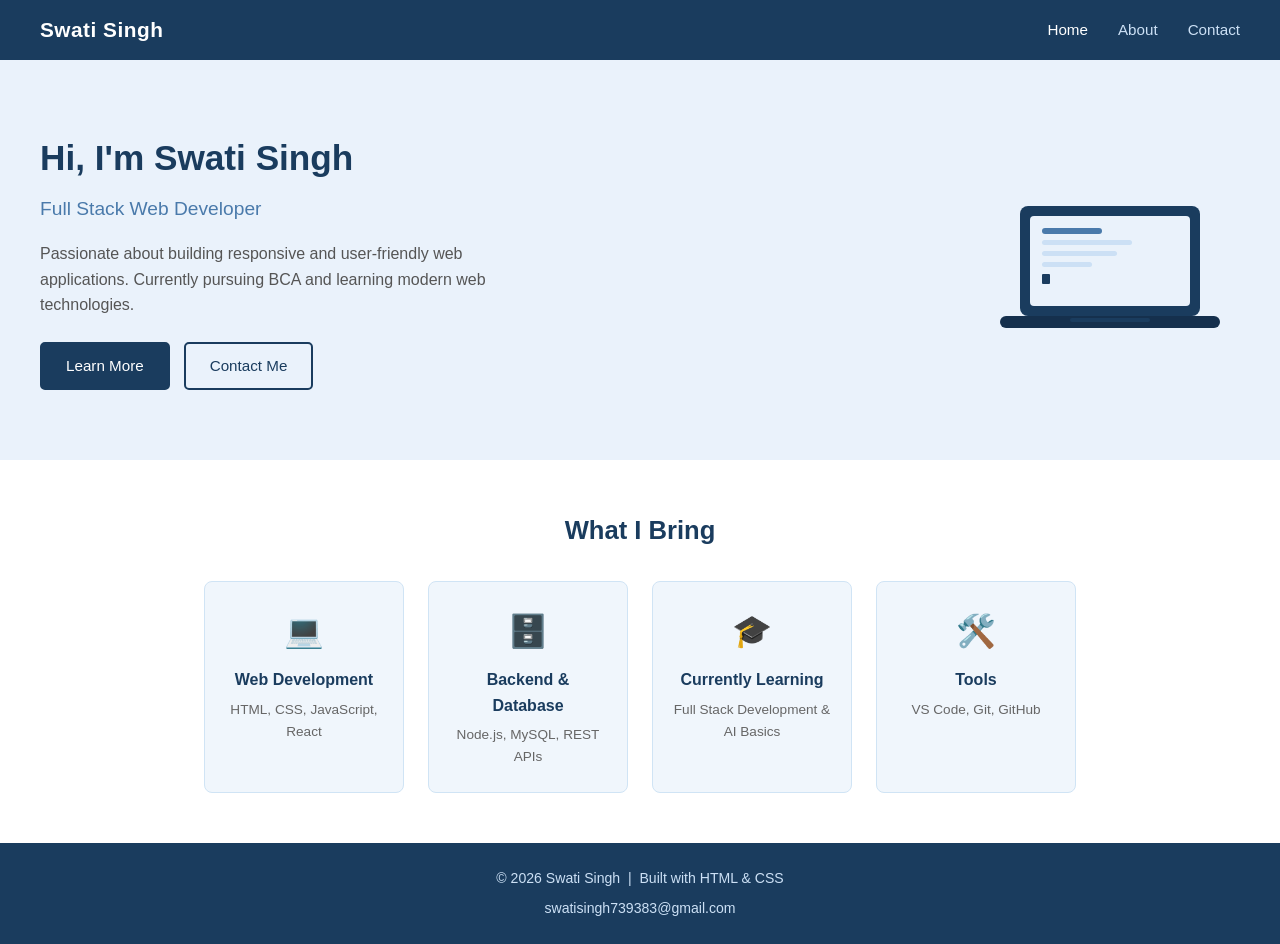
<file: level1/task1/index.html>
<!DOCTYPE html>
<html lang="en">
<head>
    <meta charset="UTF-8">
    <meta name="viewport" content="width=device-width, initial-scale=1.0">
    <title>Swati Singh – Web Developer</title>
    <link rel="stylesheet" href="css/style.css">
</head>
<body>

    <nav>
        <span class="nav-logo">Swati Singh</span>
        <ul class="nav-links">
            <li><a href="index.html" class="active">Home</a></li>
            <li><a href="about.html">About</a></li>
            <li><a href="contact.html">Contact</a></li>
        </ul>
    </nav>

    <section class="hero">
        <div class="hero-text">
            <h1>Hi, I'm Swati Singh</h1>
            <h2>Full Stack Web Developer</h2>
            <p>Passionate about building responsive and user-friendly web applications. Currently pursuing BCA and learning modern web technologies.</p>
            <div class="hero-buttons">
                <a href="about.html" class="btn btn-primary">Learn More</a>
                <a href="contact.html" class="btn btn-outline">Contact Me</a>
            </div>
        </div>

        <div class="hero-image">
            <svg width="260" height="200" viewBox="0 0 260 200" fill="none" xmlns="http://www.w3.org/2000/svg" aria-label="Developer illustration">
                <rect x="40" y="50" width="180" height="110" rx="8" fill="#1a3c5e"/>
                <rect x="50" y="60" width="160" height="90" rx="4" fill="#eaf2fb"/>
                <rect x="62" y="72" width="60" height="6" rx="3" fill="#4a7aab"/>
                <rect x="62" y="84" width="90" height="5" rx="2.5" fill="#cce0f5"/>
                <rect x="62" y="95" width="75" height="5" rx="2.5" fill="#cce0f5"/>
                <rect x="62" y="106" width="50" height="5" rx="2.5" fill="#cce0f5"/>
                <rect x="62" y="118" width="8" height="10" rx="1" fill="#1a3c5e"/>
                <rect x="20" y="160" width="220" height="12" rx="6" fill="#15304d"/>
                <rect x="90" y="162" width="80" height="4" rx="2" fill="#1a3c5e"/>
            </svg>
        </div>
    </section>

    <section class="highlights">
        <h2>What I Bring</h2>
        <div class="highlights-grid">
            <div class="highlight-card">
                <div class="icon">💻</div>
                <h3>Web Development</h3>
                <p>HTML, CSS, JavaScript, React</p>
            </div>
            <div class="highlight-card">
                <div class="icon">🗄️</div>
                <h3>Backend & Database</h3>
                <p>Node.js, MySQL, REST APIs</p>
            </div>
            <div class="highlight-card">
                <div class="icon">🎓</div>
                <h3>Currently Learning</h3>
                <p>Full Stack Development & AI Basics</p>
            </div>
            <div class="highlight-card">
                <div class="icon">🛠️</div>
                <h3>Tools</h3>
                <p>VS Code, Git, GitHub</p>
            </div>
        </div>
    </section>

    <footer>
        <p>© 2026 Swati Singh &nbsp;|&nbsp; Built with HTML &amp; CSS</p>
        <div class="footer-links">
            <a href="mailto:swatisingh739383@gmail.com">swatisingh739383@gmail.com</a>
        </div>
    </footer>

</body>
</html>
</file>
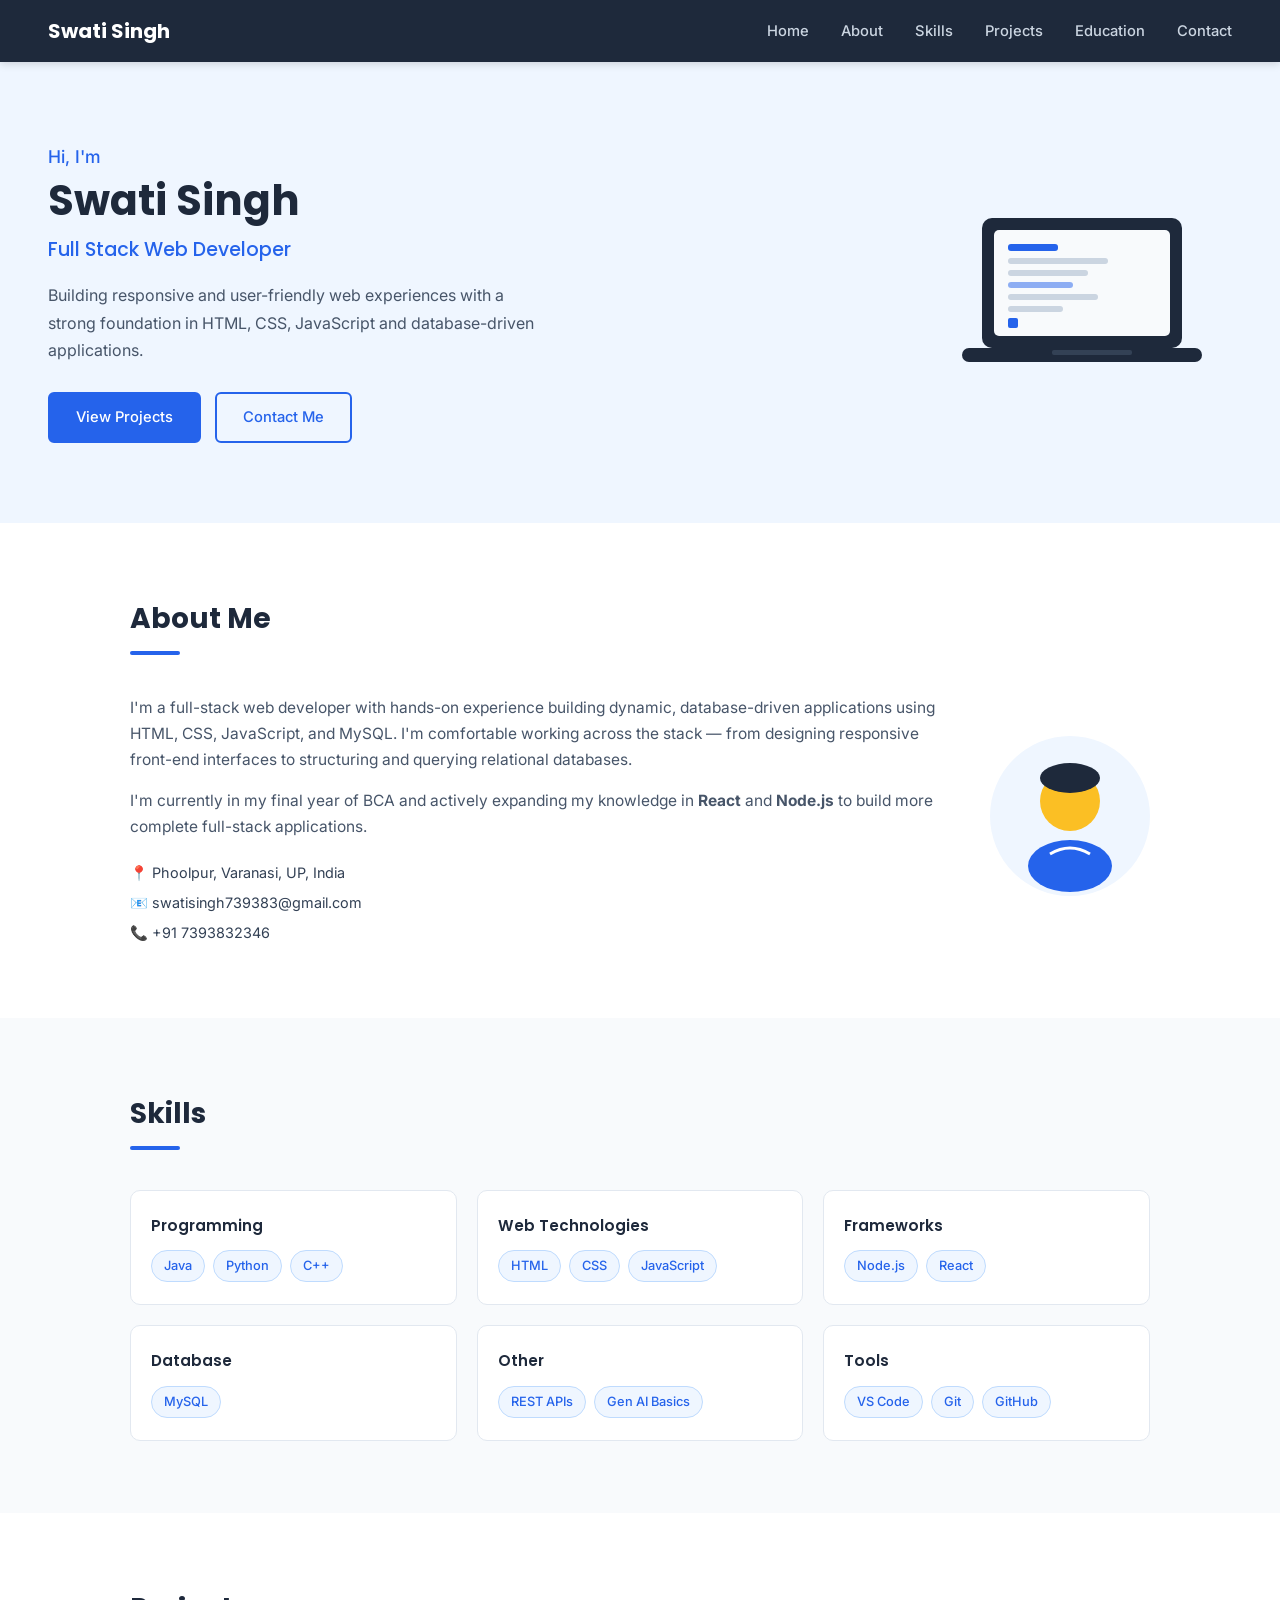
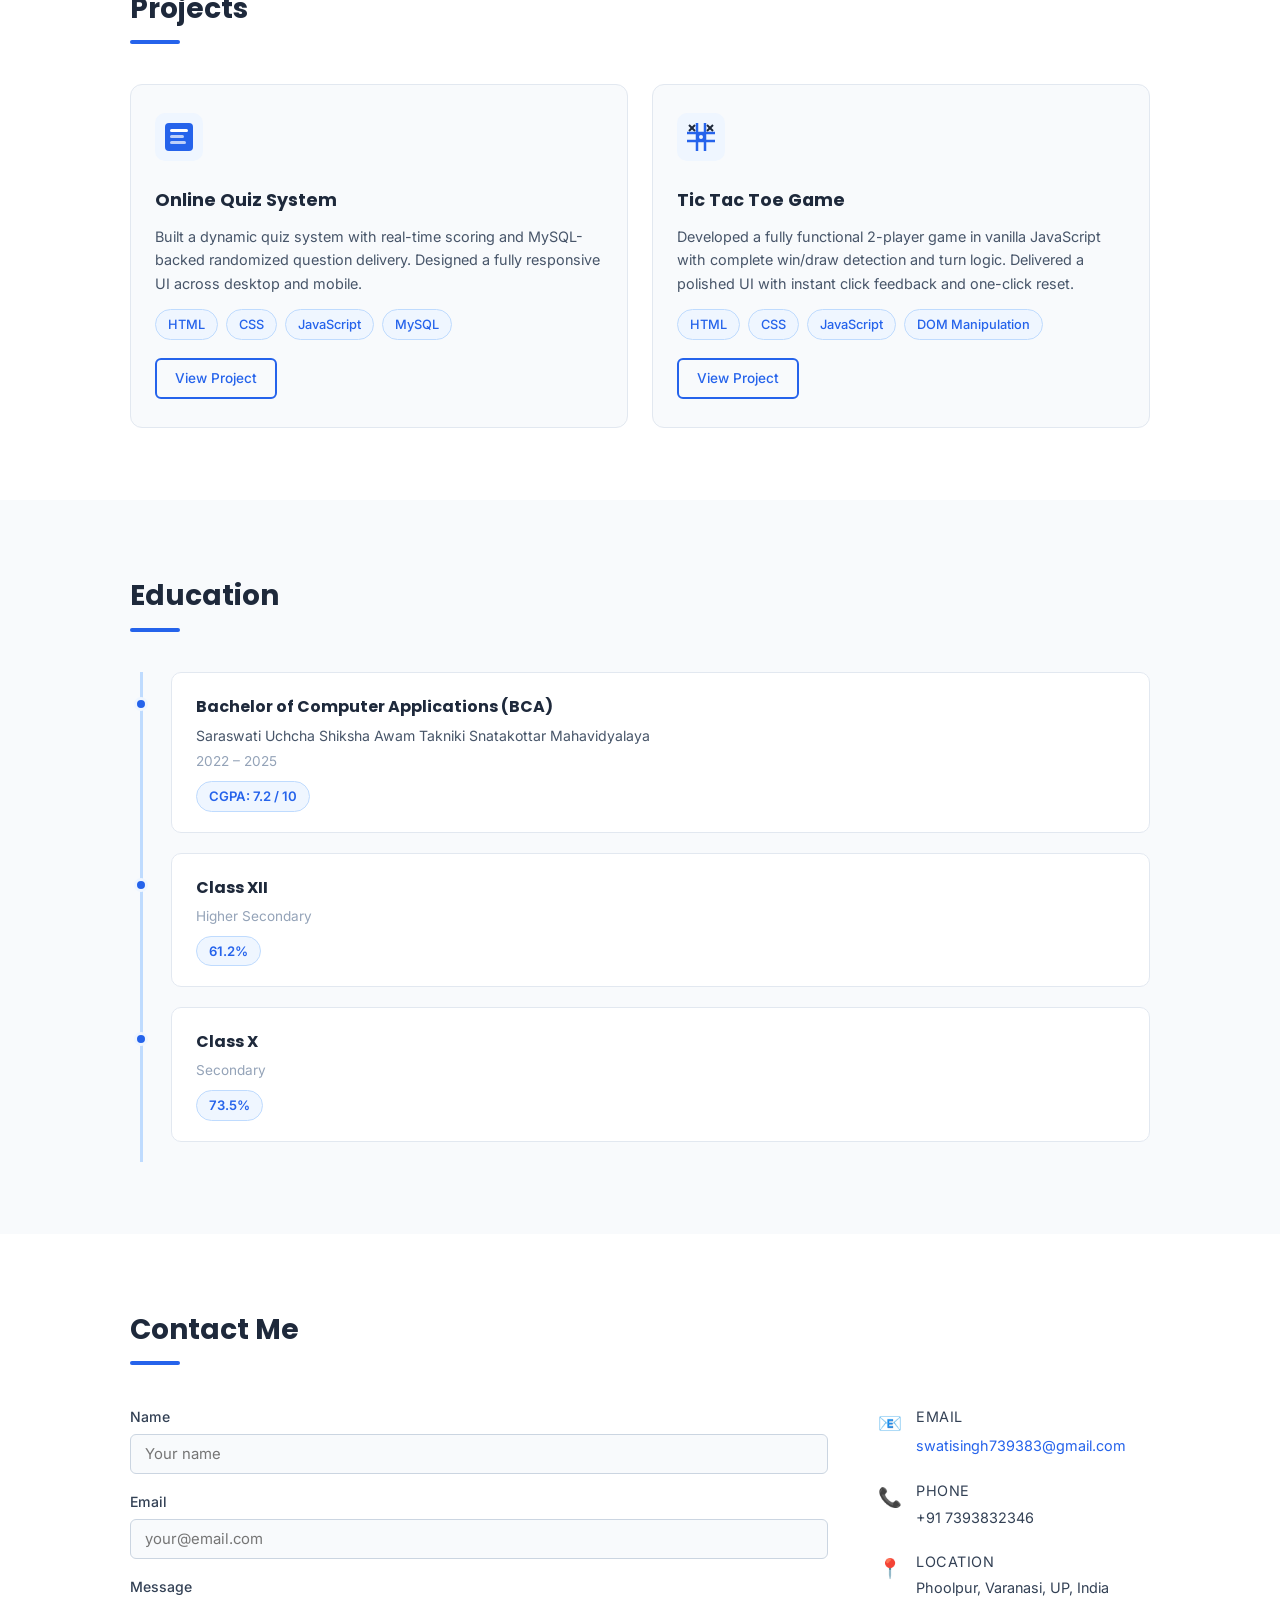
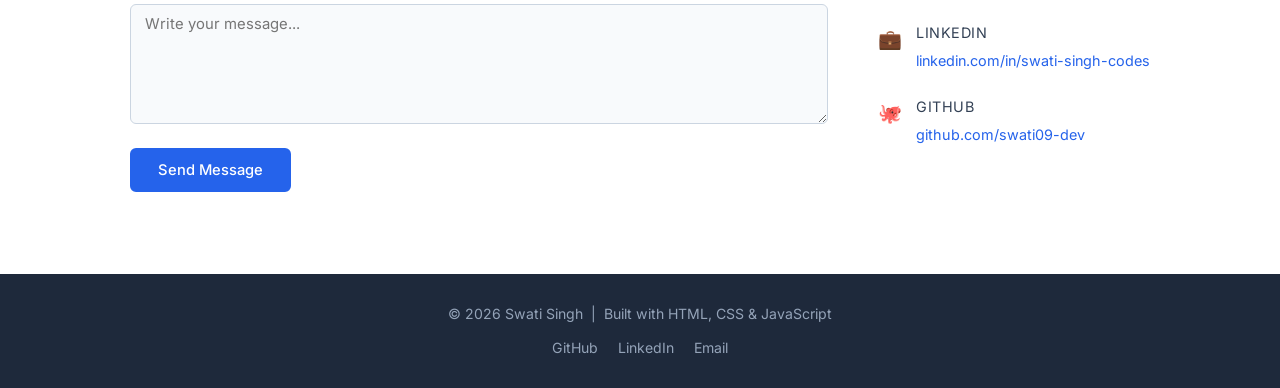
<file: level1/task2/index.html>
<!DOCTYPE html>
<html lang="en">
<head>
    <meta charset="UTF-8">
    <meta name="viewport" content="width=device-width, initial-scale=1.0">
    <title>Swati Singh – Portfolio</title>
    <link rel="preconnect" href="https://fonts.googleapis.com">
    <link rel="preconnect" href="https://fonts.gstatic.com" crossorigin>
    <link href="https://fonts.googleapis.com/css2?family=Poppins:wght@400;600;700&family=Inter:wght@400;500&display=swap" rel="stylesheet">
    <link rel="stylesheet" href="css/style.css">
</head>
<body>

    <header>
        <nav class="navbar">
            <div class="nav-logo">Swati Singh</div>
            <button class="nav-toggle" id="navToggle" aria-label="Toggle navigation">&#9776;</button>
            <ul class="nav-links" id="navLinks">
                <li><a href="#home">Home</a></li>
                <li><a href="#about">About</a></li>
                <li><a href="#skills">Skills</a></li>
                <li><a href="#projects">Projects</a></li>
                <li><a href="#education">Education</a></li>
                <li><a href="#contact">Contact</a></li>
            </ul>
        </nav>
    </header>

    <main>

        <section class="hero" id="home">
            <div class="hero-text">
                <p class="hero-greeting">Hi, I'm</p>
                <h1>Swati Singh</h1>
                <h2>Full Stack Web Developer</h2>
                <p class="hero-desc">Building responsive and user-friendly web experiences with a strong foundation in HTML, CSS, JavaScript and database-driven applications.</p>
                <div class="hero-buttons">
                    <a href="#projects" class="btn btn-primary">View Projects</a>
                    <a href="#contact" class="btn btn-outline">Contact Me</a>
                </div>
            </div>
            <div class="hero-image">
                <svg width="280" height="220" viewBox="0 0 280 220" fill="none" xmlns="http://www.w3.org/2000/svg" aria-label="Developer working on a laptop">
                    <rect x="30" y="40" width="200" height="130" rx="10" fill="#1E293B"/>
                    <rect x="42" y="52" width="176" height="106" rx="5" fill="#F8FAFC"/>
                    <rect x="56" y="66" width="50" height="7" rx="3" fill="#2563EB"/>
                    <rect x="56" y="80" width="100" height="6" rx="3" fill="#CBD5E1"/>
                    <rect x="56" y="92" width="80" height="6" rx="3" fill="#CBD5E1"/>
                    <rect x="56" y="104" width="65" height="6" rx="3" fill="#2563EB" opacity="0.5"/>
                    <rect x="56" y="116" width="90" height="6" rx="3" fill="#CBD5E1"/>
                    <rect x="56" y="128" width="55" height="6" rx="3" fill="#CBD5E1"/>
                    <rect x="56" y="140" width="10" height="10" rx="2" fill="#2563EB"/>
                    <rect x="10" y="170" width="240" height="14" rx="7" fill="#1E293B"/>
                    <rect x="100" y="172" width="80" height="5" rx="2" fill="#334155"/>
                </svg>
            </div>
        </section>

        <section class="about" id="about">
            <div class="section-container">
                <h2 class="section-title">About Me</h2>
                <div class="about-content">
                    <div class="about-text">
                        <p>
                            I'm a full-stack web developer with hands-on experience building dynamic,
                            database-driven applications using HTML, CSS, JavaScript, and MySQL.
                            I'm comfortable working across the stack — from designing responsive
                            front-end interfaces to structuring and querying relational databases.
                        </p>
                        <p>
                            I'm currently in my final year of BCA and actively expanding my knowledge
                            in <strong>React</strong> and <strong>Node.js</strong> to build more
                            complete full-stack applications.
                        </p>
                        <div class="about-info">
                            <span>📍 Phoolpur, Varanasi, UP, India</span>
                            <span>📧 swatisingh739383@gmail.com</span>
                            <span>📞 +91 7393832346</span>
                        </div>
                    </div>
                    <div class="about-visual">
                        <svg width="160" height="160" viewBox="0 0 160 160" fill="none" xmlns="http://www.w3.org/2000/svg" aria-label="Profile avatar illustration">
                            <circle cx="80" cy="80" r="80" fill="#EFF6FF"/>
                            <ellipse cx="80" cy="130" rx="42" ry="26" fill="#2563EB"/>
                            <circle cx="80" cy="65" r="30" fill="#FBBF24"/>
                            <ellipse cx="80" cy="42" rx="30" ry="15" fill="#1E293B"/>
                            <path d="M60 118 Q80 106 100 118" stroke="white" stroke-width="3" fill="none"/>
                        </svg>
                    </div>
                </div>
            </div>
        </section>

        <section class="skills" id="skills">
            <div class="section-container">
                <h2 class="section-title">Skills</h2>
                <div class="skills-grid">

                    <div class="skill-card">
                        <h3>Programming</h3>
                        <div class="tags">
                            <span class="tag">Java</span>
                            <span class="tag">Python</span>
                            <span class="tag">C++</span>
                        </div>
                    </div>

                    <div class="skill-card">
                        <h3>Web Technologies</h3>
                        <div class="tags">
                            <span class="tag">HTML</span>
                            <span class="tag">CSS</span>
                            <span class="tag">JavaScript</span>
                        </div>
                    </div>

                    <div class="skill-card">
                        <h3>Frameworks</h3>
                        <div class="tags">
                            <span class="tag">Node.js</span>
                            <span class="tag">React</span>
                        </div>
                    </div>

                    <div class="skill-card">
                        <h3>Database</h3>
                        <div class="tags">
                            <span class="tag">MySQL</span>
                        </div>
                    </div>

                    <div class="skill-card">
                        <h3>Other</h3>
                        <div class="tags">
                            <span class="tag">REST APIs</span>
                            <span class="tag">Gen AI Basics</span>
                        </div>
                    </div>

                    <div class="skill-card">
                        <h3>Tools</h3>
                        <div class="tags">
                            <span class="tag">VS Code</span>
                            <span class="tag">Git</span>
                            <span class="tag">GitHub</span>
                        </div>
                    </div>

                </div>
            </div>
        </section>

        <section class="projects" id="projects">
            <div class="section-container">
                <h2 class="section-title">Projects</h2>
                <div class="projects-grid">

                    <div class="project-card">
                        <div class="project-icon">
                            <svg width="48" height="48" viewBox="0 0 48 48" fill="none" xmlns="http://www.w3.org/2000/svg" aria-label="Quiz system icon">
                                <rect width="48" height="48" rx="10" fill="#EFF6FF"/>
                                <rect x="10" y="10" width="28" height="28" rx="4" fill="#2563EB"/>
                                <rect x="15" y="16" width="18" height="3" rx="1.5" fill="white"/>
                                <rect x="15" y="22" width="14" height="3" rx="1.5" fill="white" opacity="0.7"/>
                                <rect x="15" y="28" width="16" height="3" rx="1.5" fill="white" opacity="0.7"/>
                            </svg>
                        </div>
                        <h3>Online Quiz System</h3>
                        <p>Built a dynamic quiz system with real-time scoring and MySQL-backed randomized question delivery. Designed a fully responsive UI across desktop and mobile.</p>
                        <div class="project-tags">
                            <span class="tag">HTML</span>
                            <span class="tag">CSS</span>
                            <span class="tag">JavaScript</span>
                            <span class="tag">MySQL</span>
                        </div>
                        <a href="#" class="btn btn-outline btn-sm">View Project</a>
                    </div>

                    <div class="project-card">
                        <div class="project-icon">
                            <svg width="48" height="48" viewBox="0 0 48 48" fill="none" xmlns="http://www.w3.org/2000/svg" aria-label="Tic tac toe game icon">
                                <rect width="48" height="48" rx="10" fill="#EFF6FF"/>
                                <line x1="20" y1="10" x2="20" y2="38" stroke="#2563EB" stroke-width="2.5"/>
                                <line x1="28" y1="10" x2="28" y2="38" stroke="#2563EB" stroke-width="2.5"/>
                                <line x1="10" y1="20" x2="38" y2="20" stroke="#2563EB" stroke-width="2.5"/>
                                <line x1="10" y1="28" x2="38" y2="28" stroke="#2563EB" stroke-width="2.5"/>
                                <line x1="12" y1="12" x2="18" y2="18" stroke="#1E293B" stroke-width="2"/>
                                <line x1="18" y1="12" x2="12" y2="18" stroke="#1E293B" stroke-width="2"/>
                                <circle cx="24" cy="24" r="3" stroke="#2563EB" stroke-width="2" fill="none"/>
                                <line x1="30" y1="12" x2="36" y2="18" stroke="#1E293B" stroke-width="2"/>
                                <line x1="36" y1="12" x2="30" y2="18" stroke="#1E293B" stroke-width="2"/>
                            </svg>
                        </div>
                        <h3>Tic Tac Toe Game</h3>
                        <p>Developed a fully functional 2-player game in vanilla JavaScript with complete win/draw detection and turn logic. Delivered a polished UI with instant click feedback and one-click reset.</p>
                        <div class="project-tags">
                            <span class="tag">HTML</span>
                            <span class="tag">CSS</span>
                            <span class="tag">JavaScript</span>
                            <span class="tag">DOM Manipulation</span>
                        </div>
                        <a href="#" class="btn btn-outline btn-sm">View Project</a>
                    </div>

                </div>
            </div>
        </section>

        <section class="education" id="education">
            <div class="section-container">
                <h2 class="section-title">Education</h2>
                <div class="edu-timeline">

                    <div class="edu-card">
                        <div class="edu-dot"></div>
                        <div class="edu-info">
                            <h3>Bachelor of Computer Applications (BCA)</h3>
                            <p class="edu-school">Saraswati Uchcha Shiksha Awam Takniki Snatakottar Mahavidyalaya</p>
                            <p class="edu-year">2022 – 2025</p>
                            <span class="edu-badge">CGPA: 7.2 / 10</span>
                        </div>
                    </div>

                    <div class="edu-card">
                        <div class="edu-dot"></div>
                        <div class="edu-info">
                            <h3>Class XII</h3>
                            <p class="edu-year">Higher Secondary</p>
                            <span class="edu-badge">61.2%</span>
                        </div>
                    </div>

                    <div class="edu-card">
                        <div class="edu-dot"></div>
                        <div class="edu-info">
                            <h3>Class X</h3>
                            <p class="edu-year">Secondary</p>
                            <span class="edu-badge">73.5%</span>
                        </div>
                    </div>

                </div>
            </div>
        </section>

        <section class="contact" id="contact">
            <div class="section-container">
                <h2 class="section-title">Contact Me</h2>
                <div class="contact-wrapper">

                    <div class="contact-form-wrap">
                        <form id="contactForm">
                            <div class="form-group">
                                <label for="name">Name</label>
                                <input type="text" id="name" name="name" placeholder="Your name" required>
                            </div>
                            <div class="form-group">
                                <label for="email">Email</label>
                                <input type="email" id="email" name="email" placeholder="your@email.com" required>
                            </div>
                            <div class="form-group">
                                <label for="message">Message</label>
                                <textarea id="message" name="message" placeholder="Write your message..." required></textarea>
                            </div>
                            <button type="submit" class="btn btn-primary">Send Message</button>
                            <p class="form-msg" id="formMsg"></p>
                        </form>
                    </div>

                    <div class="contact-info">
                        <div class="info-item">
                            <span class="info-icon">📧</span>
                            <div>
                                <p class="info-label">Email</p>
                                <a href="mailto:swatisingh739383@gmail.com">swatisingh739383@gmail.com</a>
                            </div>
                        </div>
                        <div class="info-item">
                            <span class="info-icon">📞</span>
                            <div>
                                <p class="info-label">Phone</p>
                                <p>+91 7393832346</p>
                            </div>
                        </div>
                        <div class="info-item">
                            <span class="info-icon">📍</span>
                            <div>
                                <p class="info-label">Location</p>
                                <p>Phoolpur, Varanasi, UP, India</p>
                            </div>
                        </div>
                        <div class="info-item">
                            <span class="info-icon">💼</span>
                            <div>
                                <p class="info-label">LinkedIn</p>
                                <a href="https://www.linkedin.com/in/swati-singh-codes/" target="_blank" rel="noopener">linkedin.com/in/swati-singh-codes</a>
                            </div>
                        </div>
                        <div class="info-item">
                            <span class="info-icon">🐙</span>
                            <div>
                                <p class="info-label">GitHub</p>
                                <a href="https://github.com/swati09-dev" target="_blank" rel="noopener">github.com/swati09-dev</a>
                            </div>
                        </div>
                    </div>

                </div>
            </div>
        </section>

    </main>

    <footer>
        <p>© 2026 Swati Singh &nbsp;|&nbsp; Built with HTML, CSS &amp; JavaScript</p>
        <div class="footer-links">
            <a href="https://github.com/swati09-dev" target="_blank" rel="noopener">GitHub</a>
            <a href="https://www.linkedin.com/in/swati-singh-codes/" target="_blank" rel="noopener">LinkedIn</a>
            <a href="mailto:swatisingh739383@gmail.com">Email</a>
        </div>
    </footer>

    <script src="js/script.js"></script>
</body>
</html>
</file>
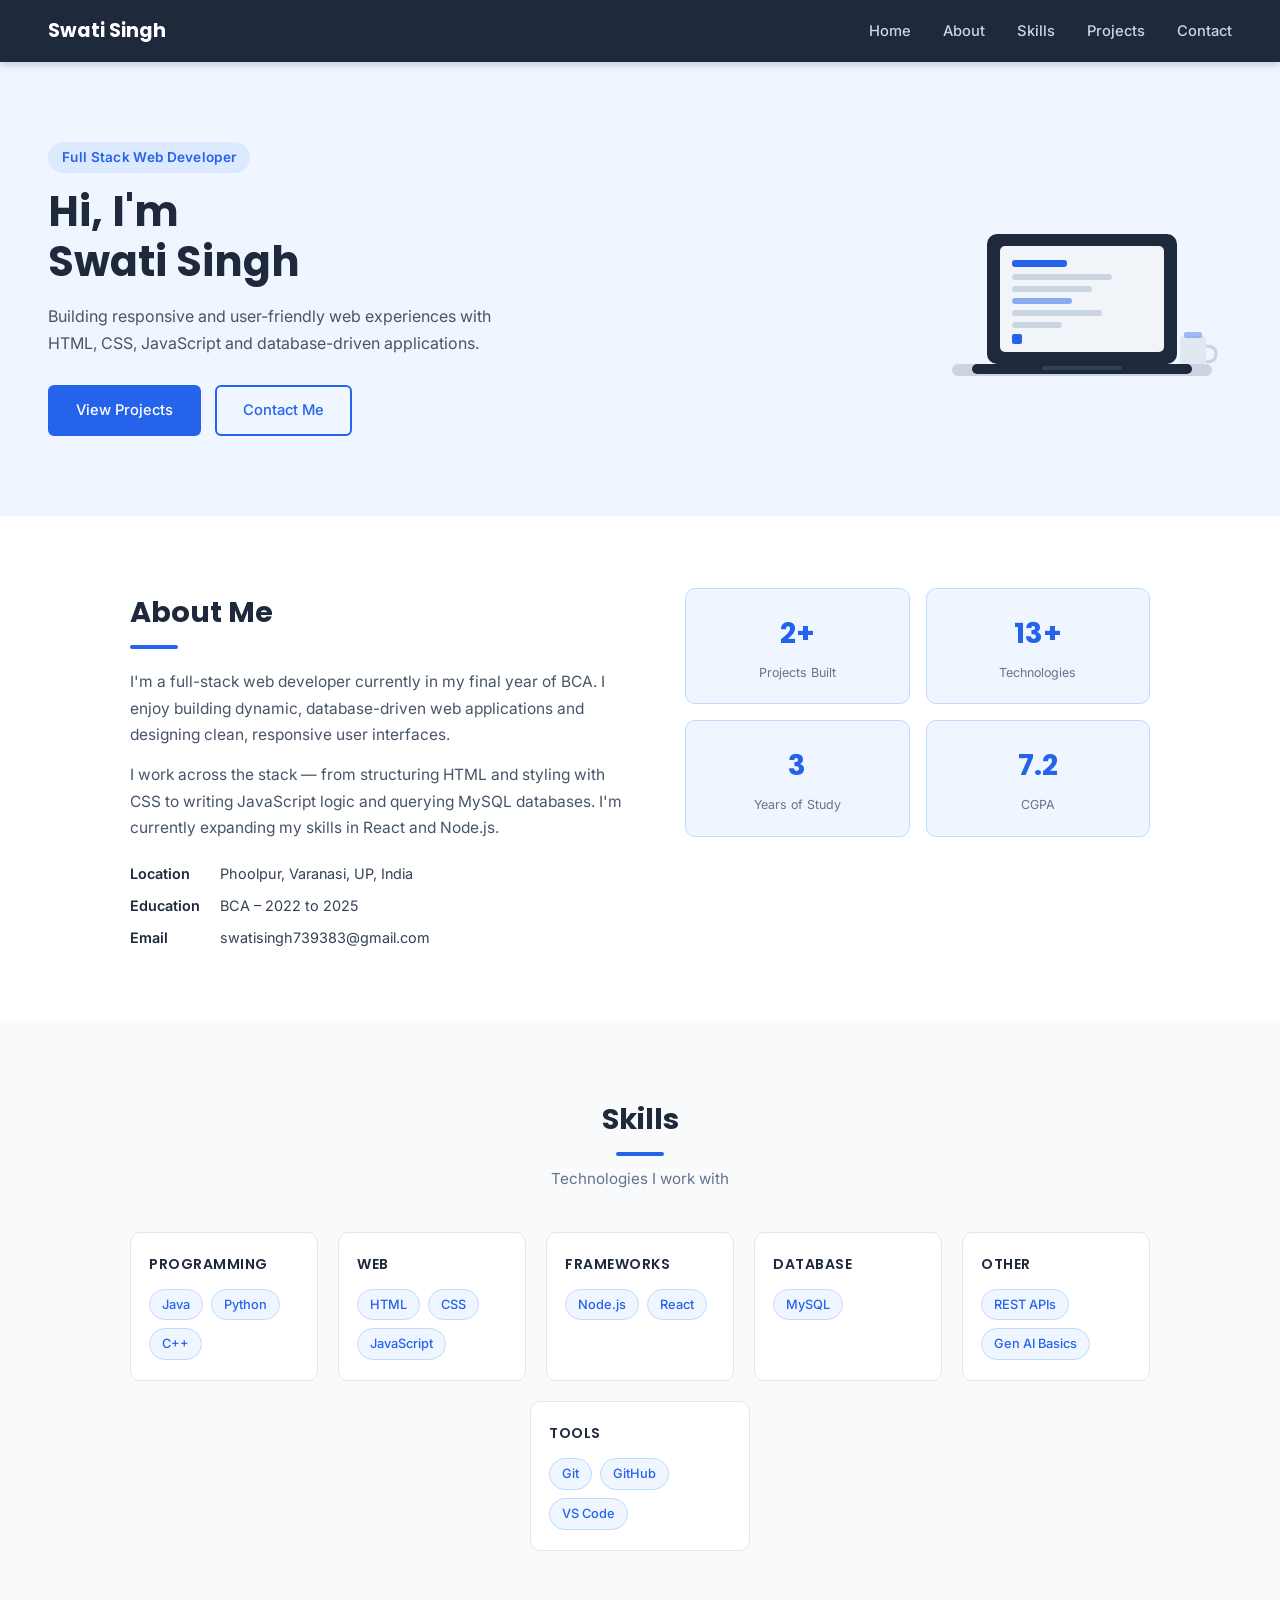
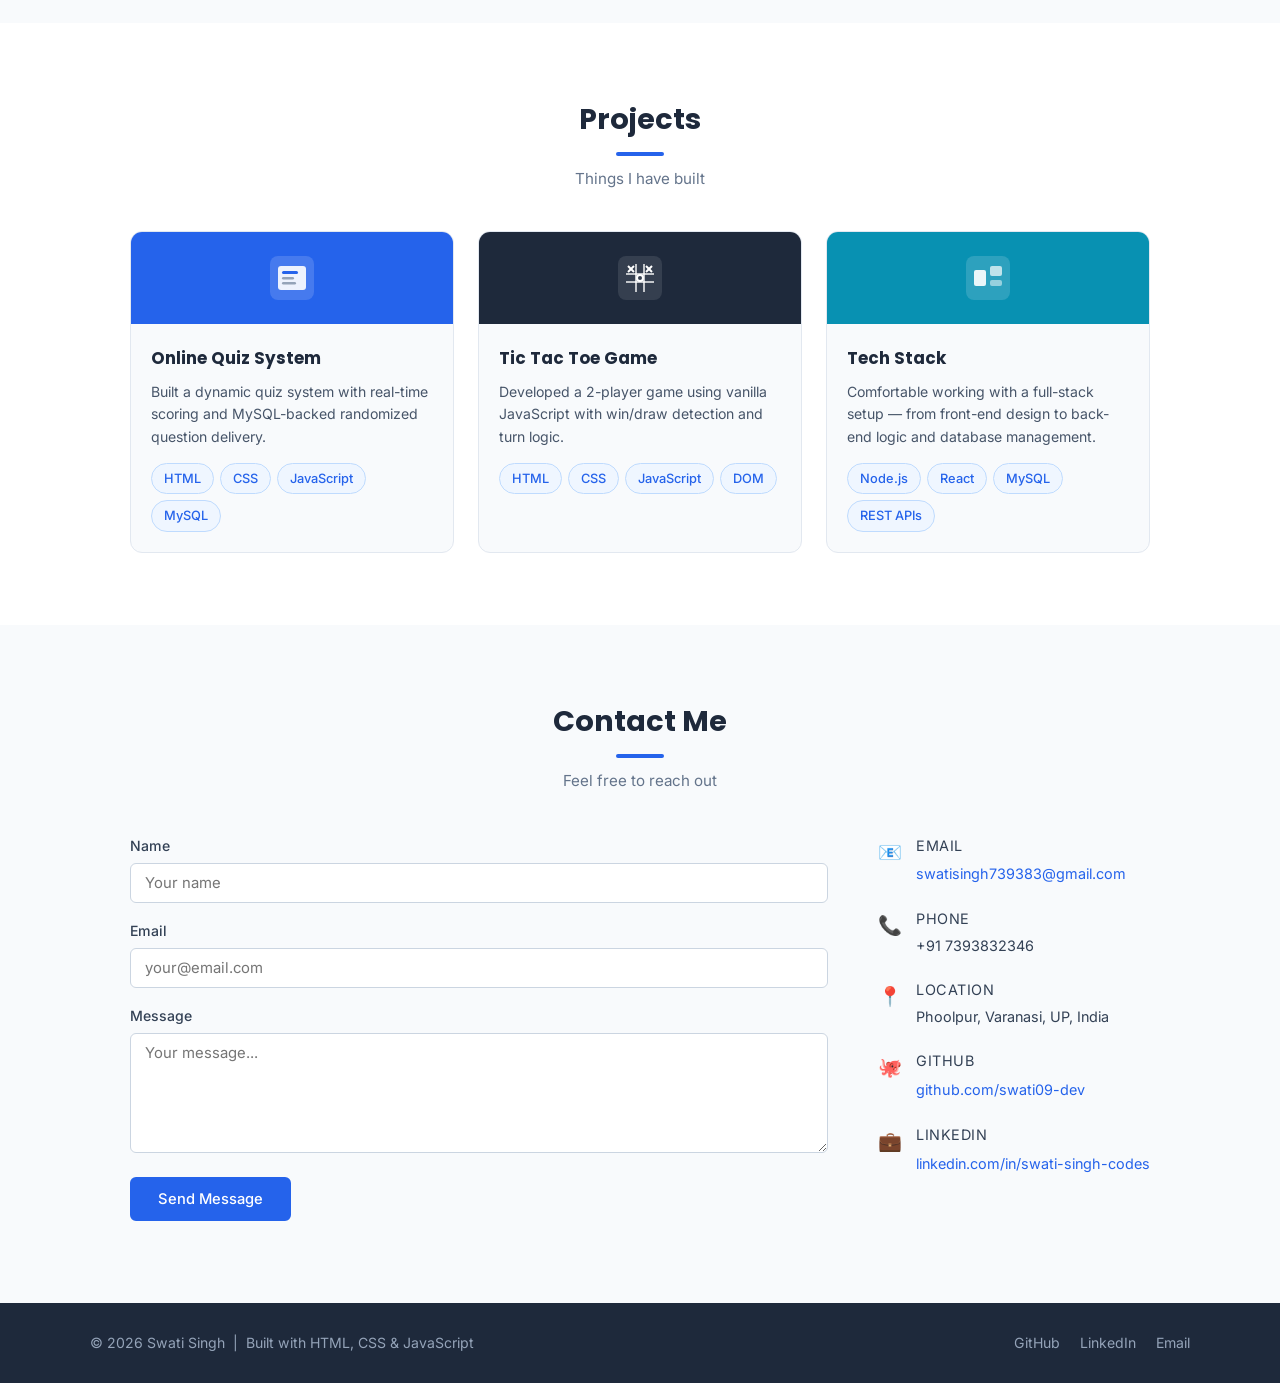
<file: level2/task1/index.html>
<!DOCTYPE html>
<html lang="en">
<head>
    <meta charset="UTF-8">
    <meta name="viewport" content="width=device-width, initial-scale=1.0">
    <title>Swati Singh – Developer Showcase</title>
    <link rel="preconnect" href="https://fonts.googleapis.com">
    <link rel="preconnect" href="https://fonts.gstatic.com" crossorigin>
    <link href="https://fonts.googleapis.com/css2?family=Poppins:wght@400;600;700&family=Inter:wght@400;500&display=swap" rel="stylesheet">
    <link rel="stylesheet" href="css/style.css">
</head>
<body>

    <header class="header">
        <nav class="navbar">
            <div class="nav-logo">Swati Singh</div>
            <button class="nav-toggle" id="navToggle" aria-label="Open menu">&#9776;</button>
            <ul class="nav-links" id="navLinks">
                <li><a href="#home">Home</a></li>
                <li><a href="#about">About</a></li>
                <li><a href="#skills">Skills</a></li>
                <li><a href="#projects">Projects</a></li>
                <li><a href="#contact">Contact</a></li>
            </ul>
        </nav>
    </header>

    <main>

        <section class="hero" id="home">
            <div class="hero-text">
                <p class="hero-tag">Full Stack Web Developer</p>
                <h1>Hi, I'm<br>Swati Singh</h1>
                <p class="hero-desc">
                    Building responsive and user-friendly web experiences
                    with HTML, CSS, JavaScript and database-driven applications.
                </p>
                <div class="hero-btns">
                    <a href="#projects" class="btn btn-primary">View Projects</a>
                    <a href="#contact" class="btn btn-outline">Contact Me</a>
                </div>
            </div>
            <div class="hero-img">
                <svg width="300" height="230" viewBox="0 0 300 230" fill="none" xmlns="http://www.w3.org/2000/svg" aria-label="Developer coding on a laptop">
                    <rect x="20" y="190" width="260" height="12" rx="6" fill="#CBD5E1"/>
                    <rect x="55" y="60" width="190" height="130" rx="10" fill="#1E293B"/>
                    <rect x="68" y="72" width="164" height="106" rx="5" fill="#F1F5F9"/>
                    <rect x="80" y="86" width="55" height="7" rx="3" fill="#2563EB"/>
                    <rect x="80" y="100" width="100" height="6" rx="3" fill="#CBD5E1"/>
                    <rect x="80" y="112" width="80" height="6" rx="3" fill="#CBD5E1"/>
                    <rect x="80" y="124" width="60" height="6" rx="3" fill="#2563EB" opacity="0.5"/>
                    <rect x="80" y="136" width="90" height="6" rx="3" fill="#CBD5E1"/>
                    <rect x="80" y="148" width="50" height="6" rx="3" fill="#CBD5E1"/>
                    <rect x="80" y="160" width="10" height="10" rx="2" fill="#2563EB"/>
                    <rect x="40" y="190" width="220" height="10" rx="5" fill="#1E293B"/>
                    <rect x="110" y="192" width="80" height="4" rx="2" fill="#334155"/>
                    <rect x="248" y="162" width="26" height="28" rx="4" fill="#E2E8F0"/>
                    <path d="M274 172 Q284 172 284 180 Q284 188 274 188" stroke="#CBD5E1" stroke-width="3" fill="none"/>
                    <rect x="252" y="158" width="18" height="6" rx="2" fill="#2563EB" opacity="0.4"/>
                </svg>
            </div>
        </section>

        <section class="about" id="about">
            <div class="container">
                <div class="about-flex">
                    <div class="about-text">
                        <h2 class="section-title">About Me</h2>
                        <p>
                            I'm a full-stack web developer currently in my final year of BCA.
                            I enjoy building dynamic, database-driven web applications and
                            designing clean, responsive user interfaces.
                        </p>
                        <p>
                            I work across the stack — from structuring HTML and styling with CSS
                            to writing JavaScript logic and querying MySQL databases.
                            I'm currently expanding my skills in React and Node.js.
                        </p>
                        <div class="about-details">
                            <div class="detail-item">
                                <span class="detail-label">Location</span>
                                <span>Phoolpur, Varanasi, UP, India</span>
                            </div>
                            <div class="detail-item">
                                <span class="detail-label">Education</span>
                                <span>BCA – 2022 to 2025</span>
                            </div>
                            <div class="detail-item">
                                <span class="detail-label">Email</span>
                                <span>swatisingh739383@gmail.com</span>
                            </div>
                        </div>
                    </div>
                    <div class="about-stats">
                        <div class="stat-box">
                            <span class="stat-num">2+</span>
                            <span class="stat-label">Projects Built</span>
                        </div>
                        <div class="stat-box">
                            <span class="stat-num">13+</span>
                            <span class="stat-label">Technologies</span>
                        </div>
                        <div class="stat-box">
                            <span class="stat-num">3</span>
                            <span class="stat-label">Years of Study</span>
                        </div>
                        <div class="stat-box">
                            <span class="stat-num">7.2</span>
                            <span class="stat-label">CGPA</span>
                        </div>
                    </div>
                </div>
            </div>
        </section>

        <section class="skills" id="skills">
            <div class="container">
                <h2 class="section-title centered">Skills</h2>
                <p class="section-sub">Technologies I work with</p>

                <div class="skills-flex">
                    <div class="skill-group">
                        <h3>Programming</h3>
                        <div class="skill-tags">
                            <span class="tag">Java</span>
                            <span class="tag">Python</span>
                            <span class="tag">C++</span>
                        </div>
                    </div>
                    <div class="skill-group">
                        <h3>Web</h3>
                        <div class="skill-tags">
                            <span class="tag">HTML</span>
                            <span class="tag">CSS</span>
                            <span class="tag">JavaScript</span>
                        </div>
                    </div>
                    <div class="skill-group">
                        <h3>Frameworks</h3>
                        <div class="skill-tags">
                            <span class="tag">Node.js</span>
                            <span class="tag">React</span>
                        </div>
                    </div>
                    <div class="skill-group">
                        <h3>Database</h3>
                        <div class="skill-tags">
                            <span class="tag">MySQL</span>
                        </div>
                    </div>
                    <div class="skill-group">
                        <h3>Other</h3>
                        <div class="skill-tags">
                            <span class="tag">REST APIs</span>
                            <span class="tag">Gen AI Basics</span>
                        </div>
                    </div>
                    <div class="skill-group">
                        <h3>Tools</h3>
                        <div class="skill-tags">
                            <span class="tag">Git</span>
                            <span class="tag">GitHub</span>
                            <span class="tag">VS Code</span>
                        </div>
                    </div>
                </div>
            </div>
        </section>

        <section class="projects" id="projects">
            <div class="container">
                <h2 class="section-title centered">Projects</h2>
                <p class="section-sub">Things I have built</p>

                <div class="projects-grid">

                    <div class="project-card">
                        <div class="card-top card-blue">
                            <svg width="44" height="44" viewBox="0 0 44 44" fill="none" xmlns="http://www.w3.org/2000/svg" aria-label="Quiz system">
                                <rect width="44" height="44" rx="8" fill="rgba(255,255,255,0.15)"/>
                                <rect x="8" y="10" width="28" height="24" rx="3" fill="white" opacity="0.9"/>
                                <rect x="12" y="15" width="16" height="3" rx="1.5" fill="#2563EB"/>
                                <rect x="12" y="21" width="12" height="2.5" rx="1.25" fill="#94A3B8"/>
                                <rect x="12" y="26" width="14" height="2.5" rx="1.25" fill="#94A3B8"/>
                            </svg>
                        </div>
                        <div class="card-body">
                            <h3>Online Quiz System</h3>
                            <p>Built a dynamic quiz system with real-time scoring and MySQL-backed randomized question delivery.</p>
                            <div class="card-tags">
                                <span class="tag">HTML</span>
                                <span class="tag">CSS</span>
                                <span class="tag">JavaScript</span>
                                <span class="tag">MySQL</span>
                            </div>
                        </div>
                    </div>

                    <div class="project-card">
                        <div class="card-top card-dark">
                            <svg width="44" height="44" viewBox="0 0 44 44" fill="none" xmlns="http://www.w3.org/2000/svg" aria-label="Tic tac toe game">
                                <rect width="44" height="44" rx="8" fill="rgba(255,255,255,0.1)"/>
                                <line x1="18" y1="8" x2="18" y2="36" stroke="white" stroke-width="2" opacity="0.7"/>
                                <line x1="26" y1="8" x2="26" y2="36" stroke="white" stroke-width="2" opacity="0.7"/>
                                <line x1="8" y1="18" x2="36" y2="18" stroke="white" stroke-width="2" opacity="0.7"/>
                                <line x1="8" y1="26" x2="36" y2="26" stroke="white" stroke-width="2" opacity="0.7"/>
                                <line x1="10" y1="10" x2="16" y2="16" stroke="white" stroke-width="2"/>
                                <line x1="16" y1="10" x2="10" y2="16" stroke="white" stroke-width="2"/>
                                <circle cx="22" cy="22" r="3" stroke="white" stroke-width="2" fill="none"/>
                                <line x1="28" y1="10" x2="34" y2="16" stroke="white" stroke-width="2"/>
                                <line x1="34" y1="10" x2="28" y2="16" stroke="white" stroke-width="2"/>
                            </svg>
                        </div>
                        <div class="card-body">
                            <h3>Tic Tac Toe Game</h3>
                            <p>Developed a 2-player game using vanilla JavaScript with win/draw detection and turn logic.</p>
                            <div class="card-tags">
                                <span class="tag">HTML</span>
                                <span class="tag">CSS</span>
                                <span class="tag">JavaScript</span>
                                <span class="tag">DOM</span>
                            </div>
                        </div>
                    </div>

                    <div class="project-card">
                        <div class="card-top card-teal">
                            <svg width="44" height="44" viewBox="0 0 44 44" fill="none" xmlns="http://www.w3.org/2000/svg" aria-label="Tech stack">
                                <rect width="44" height="44" rx="8" fill="rgba(255,255,255,0.15)"/>
                                <rect x="8" y="14" width="12" height="16" rx="2" fill="white" opacity="0.9"/>
                                <rect x="24" y="10" width="12" height="10" rx="2" fill="white" opacity="0.7"/>
                                <rect x="24" y="24" width="12" height="6" rx="2" fill="white" opacity="0.5"/>
                            </svg>
                        </div>
                        <div class="card-body">
                            <h3>Tech Stack</h3>
                            <p>Comfortable working with a full-stack setup — from front-end design to back-end logic and database management.</p>
                            <div class="card-tags">
                                <span class="tag">Node.js</span>
                                <span class="tag">React</span>
                                <span class="tag">MySQL</span>
                                <span class="tag">REST APIs</span>
                            </div>
                        </div>
                    </div>

                </div>
            </div>
        </section>

        <section class="contact" id="contact">
            <div class="container">
                <h2 class="section-title centered">Contact Me</h2>
                <p class="section-sub">Feel free to reach out</p>

                <div class="contact-flex">

                    <form class="contact-form" id="contactForm">
                        <div class="form-group">
                            <label for="name">Name</label>
                            <input type="text" id="name" name="name" placeholder="Your name" required>
                        </div>
                        <div class="form-group">
                            <label for="email">Email</label>
                            <input type="email" id="email" name="email" placeholder="your@email.com" required>
                        </div>
                        <div class="form-group">
                            <label for="message">Message</label>
                            <textarea id="message" name="message" placeholder="Your message..." required></textarea>
                        </div>
                        <button type="submit" class="btn btn-primary">Send Message</button>
                        <p class="form-success" id="formMsg"></p>
                    </form>

                    <div class="contact-info">
                        <div class="info-row">
                            <span class="info-icon">📧</span>
                            <div>
                                <p class="info-label">Email</p>
                                <a href="mailto:swatisingh739383@gmail.com">swatisingh739383@gmail.com</a>
                            </div>
                        </div>
                        <div class="info-row">
                            <span class="info-icon">📞</span>
                            <div>
                                <p class="info-label">Phone</p>
                                <p>+91 7393832346</p>
                            </div>
                        </div>
                        <div class="info-row">
                            <span class="info-icon">📍</span>
                            <div>
                                <p class="info-label">Location</p>
                                <p>Phoolpur, Varanasi, UP, India</p>
                            </div>
                        </div>
                        <div class="info-row">
                            <span class="info-icon">🐙</span>
                            <div>
                                <p class="info-label">GitHub</p>
                                <a href="https://github.com/swati09-dev" target="_blank" rel="noopener">github.com/swati09-dev</a>
                            </div>
                        </div>
                        <div class="info-row">
                            <span class="info-icon">💼</span>
                            <div>
                                <p class="info-label">LinkedIn</p>
                                <a href="https://www.linkedin.com/in/swati-singh-codes/" target="_blank" rel="noopener">linkedin.com/in/swati-singh-codes</a>
                            </div>
                        </div>
                    </div>

                </div>
            </div>
        </section>

    </main>

    <footer class="footer">
        <div class="footer-inner">
            <p>© 2026 Swati Singh &nbsp;|&nbsp; Built with HTML, CSS &amp; JavaScript</p>
            <div class="footer-links">
                <a href="https://github.com/swati09-dev" target="_blank" rel="noopener">GitHub</a>
                <a href="https://www.linkedin.com/in/swati-singh-codes/" target="_blank" rel="noopener">LinkedIn</a>
                <a href="mailto:swatisingh739383@gmail.com">Email</a>
            </div>
        </div>
    </footer>

    <script src="js/script.js"></script>
</body>
</html>
</file>
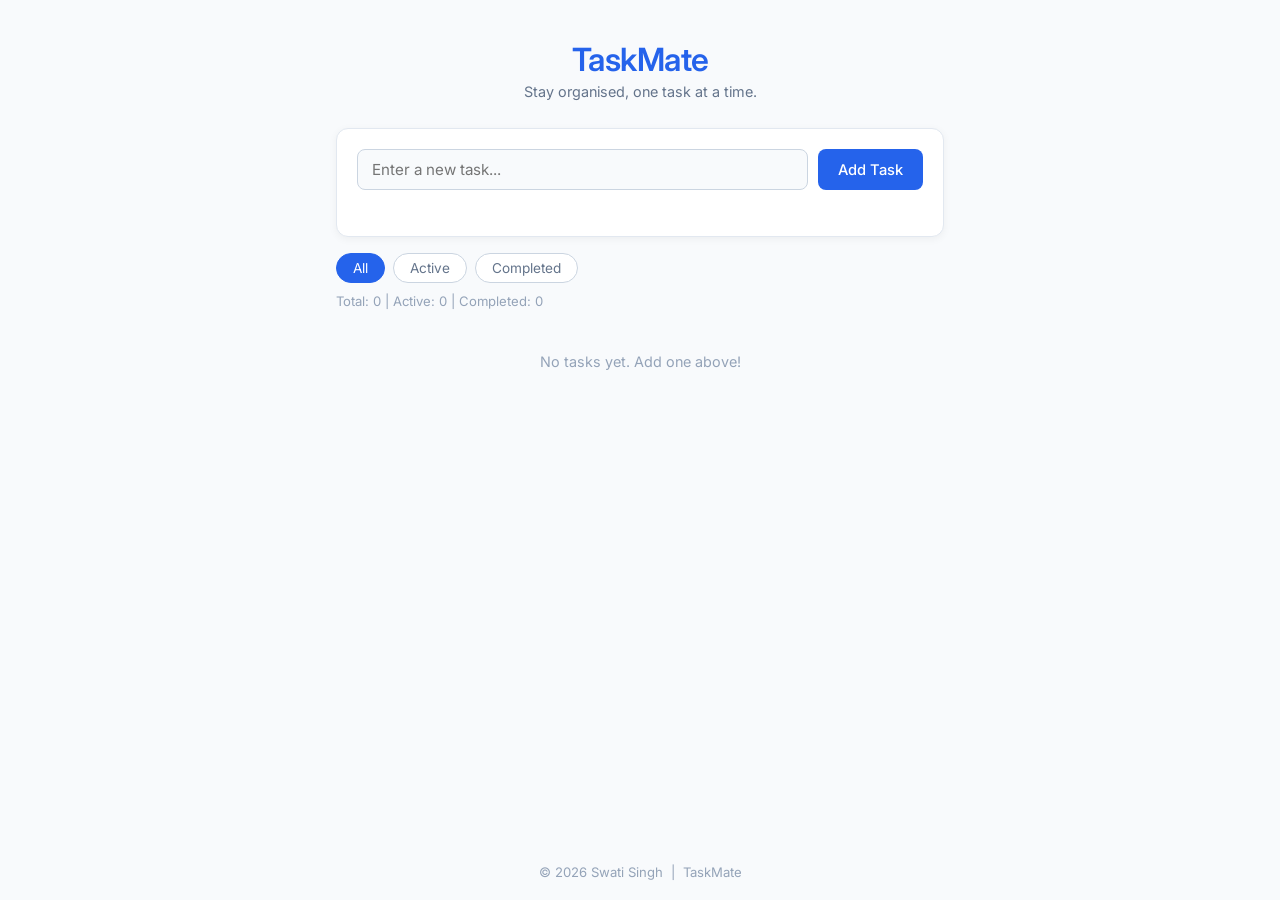
<file: level2/task2/index.html>
<!DOCTYPE html>
<html lang="en">
<head>
    <meta charset="UTF-8">
    <meta name="viewport" content="width=device-width, initial-scale=1.0">
    <title>TaskMate – To-Do List</title>
    <link rel="preconnect" href="https://fonts.googleapis.com">
    <link rel="preconnect" href="https://fonts.gstatic.com" crossorigin>
    <link href="https://fonts.googleapis.com/css2?family=Inter:wght@400;500;600&display=swap" rel="stylesheet">
    <link rel="stylesheet" href="css/style.css">
</head>
<body>

    <div class="app-wrapper">

        <header class="app-header">
            <h1>TaskMate</h1>
            <p>Stay organised, one task at a time.</p>
        </header>

        <div class="add-task-box">
            <div class="input-row">
                <input
                    type="text"
                    id="taskInput"
                    placeholder="Enter a new task..."
                    maxlength="150"
                    autocomplete="off"
                >
                <button id="addBtn">Add Task</button>
            </div>
            <p class="error-msg" id="errorMsg"></p>
        </div>

        <div class="filter-row">
            <button class="filter-btn active" data-filter="all">All</button>
            <button class="filter-btn" data-filter="active">Active</button>
            <button class="filter-btn" data-filter="completed">Completed</button>
        </div>

        <div class="task-counter" id="taskCounter">
            Total: 0 &nbsp;|&nbsp; Active: 0 &nbsp;|&nbsp; Completed: 0
        </div>

        <ul class="task-list" id="taskList"></ul>

        <p class="empty-msg" id="emptyMsg">No tasks yet. Add one above!</p>

    </div>

    <footer class="app-footer">
        <p>© 2026 Swati Singh &nbsp;|&nbsp; TaskMate</p>
    </footer>

    <script src="js/script.js"></script>
</body>
</html>
</file>
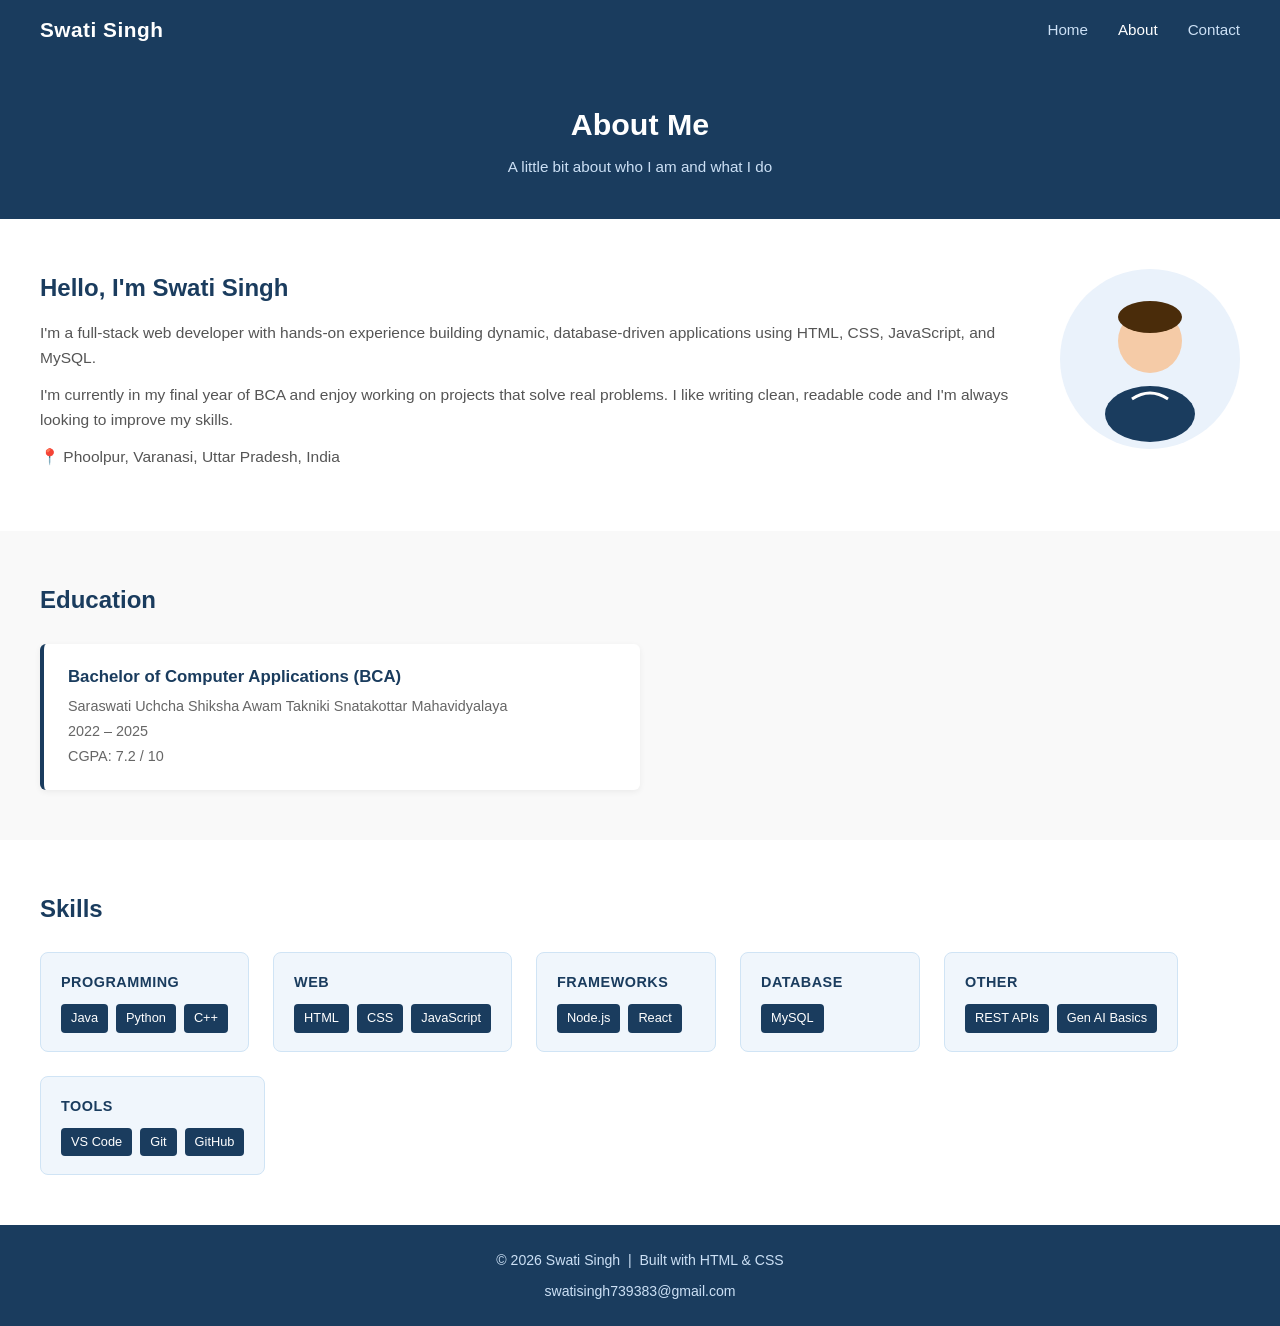
<file: level1/task1/about.html>
<!DOCTYPE html>
<html lang="en">
<head>
    <meta charset="UTF-8">
    <meta name="viewport" content="width=device-width, initial-scale=1.0">
    <title>About – Swati Singh</title>
    <link rel="stylesheet" href="css/style.css">
</head>
<body>

    <nav>
        <span class="nav-logo">Swati Singh</span>
        <ul class="nav-links">
            <li><a href="index.html">Home</a></li>
            <li><a href="about.html" class="active">About</a></li>
            <li><a href="contact.html">Contact</a></li>
        </ul>
    </nav>

    <!-- Page Header -->
    <div class="page-header">
        <h1>About Me</h1>
        <p>A little bit about who I am and what I do</p>
    </div>

    <section class="about-section">
        <div class="about-text">
            <h2>Hello, I'm Swati Singh</h2>
            <p>
                I'm a full-stack web developer with hands-on experience building dynamic,
                database-driven applications using HTML, CSS, JavaScript, and MySQL.
            </p>
            <p>
                I'm currently in my final year of BCA and enjoy working on projects that
                solve real problems. I like writing clean, readable code and I'm always
                looking to improve my skills.
            </p>
            <p>
                📍 Phoolpur, Varanasi, Uttar Pradesh, India
            </p>
        </div>

        <div class="about-image">
            <svg width="180" height="180" viewBox="0 0 180 180" fill="none" xmlns="http://www.w3.org/2000/svg" aria-label="Profile illustration">
                <circle cx="90" cy="90" r="90" fill="#eaf2fb"/>
                <ellipse cx="90" cy="145" rx="45" ry="28" fill="#1a3c5e"/>
                <circle cx="90" cy="72" r="32" fill="#f5cba7"/>
                <ellipse cx="90" cy="48" rx="32" ry="16" fill="#4a2c0a"/>
                <path d="M72 130 Q90 118 108 130" stroke="#fff" stroke-width="3" fill="none"/>
            </svg>
        </div>
    </section>

    <section class="education-section">
        <h2>Education</h2>
        <div class="edu-card">
            <h3>Bachelor of Computer Applications (BCA)</h3>
            <p>Saraswati Uchcha Shiksha Awam Takniki Snatakottar Mahavidyalaya</p>
            <p>2022 – 2025</p>
            <p>CGPA: 7.2 / 10</p>
        </div>
    </section>

    <section class="skills-section">
        <h2>Skills</h2>
        <div class="skills-grid">

            <div class="skill-group">
                <h4>Programming</h4>
                <div class="skill-tags">
                    <span class="tag">Java</span>
                    <span class="tag">Python</span>
                    <span class="tag">C++</span>
                </div>
            </div>

            <div class="skill-group">
                <h4>Web</h4>
                <div class="skill-tags">
                    <span class="tag">HTML</span>
                    <span class="tag">CSS</span>
                    <span class="tag">JavaScript</span>
                </div>
            </div>

            <div class="skill-group">
                <h4>Frameworks</h4>
                <div class="skill-tags">
                    <span class="tag">Node.js</span>
                    <span class="tag">React</span>
                </div>
            </div>

            <div class="skill-group">
                <h4>Database</h4>
                <div class="skill-tags">
                    <span class="tag">MySQL</span>
                </div>
            </div>

            <div class="skill-group">
                <h4>Other</h4>
                <div class="skill-tags">
                    <span class="tag">REST APIs</span>
                    <span class="tag">Gen AI Basics</span>
                </div>
            </div>

            <div class="skill-group">
                <h4>Tools</h4>
                <div class="skill-tags">
                    <span class="tag">VS Code</span>
                    <span class="tag">Git</span>
                    <span class="tag">GitHub</span>
                </div>
            </div>

        </div>
    </section>

    <footer>
        <p>© 2026 Swati Singh &nbsp;|&nbsp; Built with HTML &amp; CSS</p>
        <div class="footer-links">
            <a href="mailto:swatisingh739383@gmail.com">swatisingh739383@gmail.com</a>
        </div>
    </footer>

</body>
</html>
</file>
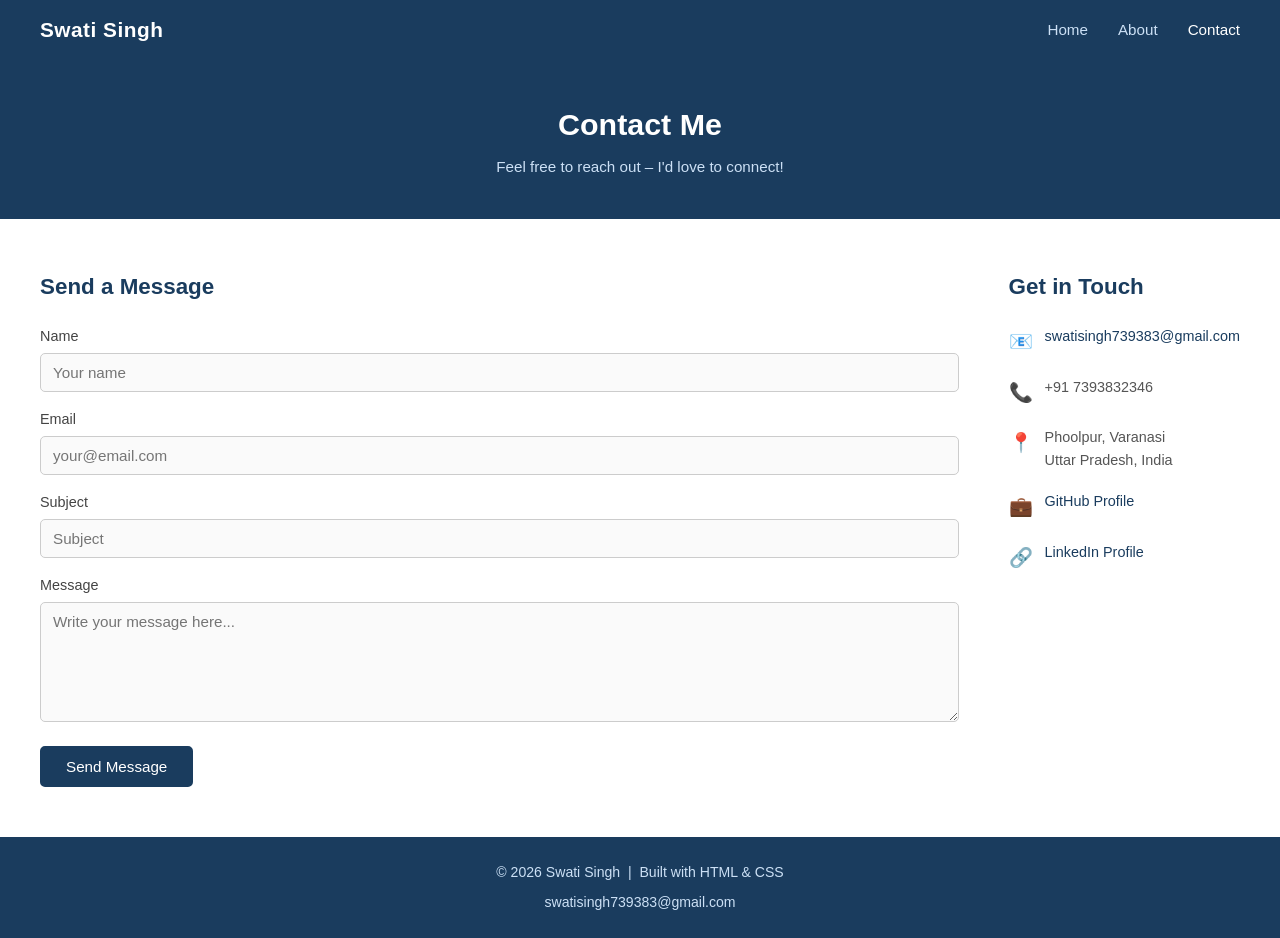
<file: level1/task1/contact.html>
<!DOCTYPE html>
<html lang="en">
<head>
    <meta charset="UTF-8">
    <meta name="viewport" content="width=device-width, initial-scale=1.0">
    <title>Contact – Swati Singh</title>
    <link rel="stylesheet" href="css/style.css">
</head>
<body>

    <nav>
        <span class="nav-logo">Swati Singh</span>
        <ul class="nav-links">
            <li><a href="index.html">Home</a></li>
            <li><a href="about.html">About</a></li>
            <li><a href="contact.html" class="active">Contact</a></li>
        </ul>
    </nav>

    <div class="page-header">
        <h1>Contact Me</h1>
        <p>Feel free to reach out – I'd love to connect!</p>
    </div>

    <section class="contact-section">

        <div class="contact-form-wrap">
            <h2>Send a Message</h2>
            <form>
                <div class="form-group">
                    <label for="name">Name</label>
                    <input type="text" id="name" name="name" placeholder="Your name" required>
                </div>
                <div class="form-group">
                    <label for="email">Email</label>
                    <input type="email" id="email" name="email" placeholder="your@email.com" required>
                </div>
                <div class="form-group">
                    <label for="subject">Subject</label>
                    <input type="text" id="subject" name="subject" placeholder="Subject" required>
                </div>
                <div class="form-group">
                    <label for="message">Message</label>
                    <textarea id="message" name="message" placeholder="Write your message here..." required></textarea>
                </div>
                <button type="submit" class="btn btn-primary">Send Message</button>
            </form>
        </div>

        <div class="contact-info">
            <h2>Get in Touch</h2>

            <div class="info-item">
                <span class="info-icon">📧</span>
                <p><a href="mailto:swatisingh739383@gmail.com">swatisingh739383@gmail.com</a></p>
            </div>

            <div class="info-item">
                <span class="info-icon">📞</span>
                <p>+91 7393832346</p>
            </div>

            <div class="info-item">
                <span class="info-icon">📍</span>
                <p>Phoolpur, Varanasi<br>Uttar Pradesh, India</p>
            </div>

            <div class="info-item">
                <span class="info-icon">💼</span>
                <p><a href="https://github.com/" target="_blank" rel="noopener">GitHub Profile</a></p>
            </div>

            <div class="info-item">
                <span class="info-icon">🔗</span>
                <p><a href="https://linkedin.com/" target="_blank" rel="noopener">LinkedIn Profile</a></p>
            </div>
        </div>

    </section>

    <footer>
        <p>© 2026 Swati Singh &nbsp;|&nbsp; Built with HTML &amp; CSS</p>
        <div class="footer-links">
            <a href="mailto:swatisingh739383@gmail.com">swatisingh739383@gmail.com</a>
        </div>
    </footer>

</body>
</html>
</file>
<file: level1/task1/css/style.css>
/* Reset */
* {
    margin: 0;
    padding: 0;
    box-sizing: border-box;
}

body {
    font-family: 'Segoe UI', Tahoma, Geneva, Verdana, sans-serif;
    color: #333;
    background-color: #f9f9f9;
    line-height: 1.6;
}

a {
    text-decoration: none;
    color: inherit;
}

img {
    max-width: 100%;
    display: block;
}

/* Navigation */
nav {
    background-color: #1a3c5e;
    padding: 0 40px;
    display: flex;
    align-items: center;
    justify-content: space-between;
    height: 60px;
    position: sticky;
    top: 0;
    z-index: 100;
}

.nav-logo {
    color: #fff;
    font-size: 1.3rem;
    font-weight: 700;
    letter-spacing: 0.5px;
}

.nav-links {
    list-style: none;
    display: flex;
    gap: 30px;
}

.nav-links a {
    color: #cce0f5;
    font-size: 0.95rem;
    transition: color 0.2s;
}

.nav-links a:hover,
.nav-links a.active {
    color: #fff;
}

/* Buttons */
.btn {
    display: inline-block;
    padding: 10px 24px;
    border-radius: 5px;
    font-size: 0.95rem;
    cursor: pointer;
    transition: background-color 0.2s, color 0.2s;
}

.btn-primary {
    background-color: #1a3c5e;
    color: #fff;
    border: 2px solid #1a3c5e;
}

.btn-primary:hover {
    background-color: #15304d;
}

.btn-outline {
    background-color: transparent;
    color: #1a3c5e;
    border: 2px solid #1a3c5e;
}

.btn-outline:hover {
    background-color: #1a3c5e;
    color: #fff;
}

/* Hero */
.hero {
    background-color: #eaf2fb;
    padding: 70px 40px;
    display: flex;
    align-items: center;
    justify-content: space-between;
    gap: 40px;
    flex-wrap: wrap;
}

.hero-text h1 {
    font-size: 2.2rem;
    color: #1a3c5e;
    margin-bottom: 8px;
}

.hero-text h2 {
    font-size: 1.2rem;
    color: #4a7aab;
    font-weight: 500;
    margin-bottom: 16px;
}

.hero-text p {
    font-size: 1rem;
    color: #555;
    max-width: 480px;
    margin-bottom: 24px;
}

.hero-buttons {
    display: flex;
    gap: 14px;
    flex-wrap: wrap;
}

.hero-image {
    flex-shrink: 0;
}

/* Highlights */
.highlights {
    padding: 50px 40px;
    text-align: center;
    background-color: #fff;
}

.highlights h2 {
    font-size: 1.6rem;
    color: #1a3c5e;
    margin-bottom: 30px;
}

.highlights-grid {
    display: flex;
    gap: 24px;
    justify-content: center;
    flex-wrap: wrap;
}

.highlight-card {
    background-color: #f0f6fc;
    border: 1px solid #d0e4f5;
    border-radius: 8px;
    padding: 24px 20px;
    width: 200px;
    text-align: center;
}

.highlight-card .icon {
    font-size: 2rem;
    margin-bottom: 10px;
}

.highlight-card h3 {
    font-size: 1rem;
    color: #1a3c5e;
    margin-bottom: 6px;
}

.highlight-card p {
    font-size: 0.85rem;
    color: #666;
}

/* Page Header */
.page-header {
    background-color: #1a3c5e;
    color: #fff;
    padding: 40px;
    text-align: center;
}

.page-header h1 {
    font-size: 1.9rem;
    margin-bottom: 6px;
}

.page-header p {
    font-size: 0.95rem;
    color: #cce0f5;
}

/* About */
.about-section {
    padding: 50px 40px;
    background-color: #fff;
    display: flex;
    gap: 40px;
    align-items: flex-start;
    flex-wrap: wrap;
}

.about-text {
    flex: 1;
    min-width: 260px;
}

.about-text h2 {
    font-size: 1.5rem;
    color: #1a3c5e;
    margin-bottom: 14px;
}

.about-text p {
    color: #555;
    margin-bottom: 12px;
    font-size: 0.97rem;
}

.about-image {
    flex-shrink: 0;
}

/* Education */
.education-section {
    padding: 50px 40px;
    background-color: #f9f9f9;
}

.education-section h2 {
    font-size: 1.5rem;
    color: #1a3c5e;
    margin-bottom: 24px;
}

.edu-card {
    background-color: #fff;
    border-left: 4px solid #1a3c5e;
    border-radius: 6px;
    padding: 20px 24px;
    max-width: 600px;
    box-shadow: 0 2px 6px rgba(0,0,0,0.06);
}

.edu-card h3 {
    font-size: 1.05rem;
    color: #1a3c5e;
    margin-bottom: 4px;
}

.edu-card p {
    font-size: 0.9rem;
    color: #666;
    margin-bottom: 2px;
}

/* Skills */
.skills-section {
    padding: 50px 40px;
    background-color: #fff;
}

.skills-section h2 {
    font-size: 1.5rem;
    color: #1a3c5e;
    margin-bottom: 24px;
}

.skills-grid {
    display: flex;
    flex-wrap: wrap;
    gap: 24px;
}

.skill-group {
    background-color: #f0f6fc;
    border: 1px solid #d0e4f5;
    border-radius: 8px;
    padding: 18px 20px;
    min-width: 180px;
}

.skill-group h4 {
    font-size: 0.9rem;
    color: #1a3c5e;
    margin-bottom: 10px;
    text-transform: uppercase;
    letter-spacing: 0.5px;
}

.skill-tags {
    display: flex;
    flex-wrap: wrap;
    gap: 8px;
}

.tag {
    background-color: #1a3c5e;
    color: #fff;
    font-size: 0.8rem;
    padding: 4px 10px;
    border-radius: 4px;
}

/* Contact */
.contact-section {
    padding: 50px 40px;
    display: flex;
    gap: 50px;
    flex-wrap: wrap;
    background-color: #fff;
}

.contact-form-wrap {
    flex: 1;
    min-width: 280px;
}

.contact-form-wrap h2 {
    font-size: 1.4rem;
    color: #1a3c5e;
    margin-bottom: 20px;
}

.form-group {
    margin-bottom: 16px;
}

.form-group label {
    display: block;
    font-size: 0.9rem;
    color: #444;
    margin-bottom: 5px;
}

.form-group input,
.form-group textarea {
    width: 100%;
    padding: 10px 12px;
    border: 1px solid #ccc;
    border-radius: 5px;
    font-size: 0.95rem;
    font-family: inherit;
    background-color: #fafafa;
    transition: border-color 0.2s;
}

.form-group input:focus,
.form-group textarea:focus {
    outline: none;
    border-color: #1a3c5e;
    background-color: #fff;
}

.form-group textarea {
    resize: vertical;
    min-height: 120px;
}

.contact-info {
    min-width: 220px;
}

.contact-info h2 {
    font-size: 1.4rem;
    color: #1a3c5e;
    margin-bottom: 20px;
}

.info-item {
    display: flex;
    align-items: flex-start;
    gap: 12px;
    margin-bottom: 18px;
}

.info-item .info-icon {
    font-size: 1.2rem;
    margin-top: 2px;
}

.info-item p {
    font-size: 0.9rem;
    color: #555;
}

.info-item a {
    color: #1a3c5e;
}

.info-item a:hover {
    text-decoration: underline;
}

/* Footer */
footer {
    background-color: #1a3c5e;
    color: #cce0f5;
    text-align: center;
    padding: 24px 40px;
    font-size: 0.88rem;
}

footer a {
    color: #cce0f5;
    margin: 0 8px;
}

footer a:hover {
    color: #fff;
    text-decoration: underline;
}

footer .footer-links {
    margin-top: 8px;
}

/* Responsive */
@media (max-width: 768px) {
    nav {
        padding: 0 20px;
        flex-wrap: wrap;
        height: auto;
        padding-top: 12px;
        padding-bottom: 12px;
        gap: 10px;
    }

    .nav-links {
        gap: 18px;
    }

    .hero {
        padding: 50px 20px;
        flex-direction: column;
        text-align: center;
    }

    .hero-text p {
        margin: 0 auto 24px;
    }

    .hero-buttons {
        justify-content: center;
    }

    .highlights {
        padding: 40px 20px;
    }

    .about-section,
    .contact-section {
        padding: 40px 20px;
        flex-direction: column;
    }

    .education-section,
    .skills-section {
        padding: 40px 20px;
    }

    .page-header {
        padding: 30px 20px;
    }

    .highlight-card {
        width: 160px;
    }
}

@media (max-width: 480px) {
    .hero-text h1 {
        font-size: 1.7rem;
    }

    .nav-links {
        gap: 14px;
    }

    .nav-links a {
        font-size: 0.88rem;
    }

    .highlight-card {
        width: 140px;
        padding: 18px 14px;
    }

    .skill-group {
        min-width: 140px;
    }
}
</file>
<file: level1/task2/css/style.css>
/* Reset */
* {
    margin: 0;
    padding: 0;
    box-sizing: border-box;
}

html {
    scroll-behavior: smooth;
}

body {
    font-family: 'Inter', sans-serif;
    color: #334155;
    background-color: #F8FAFC;
    line-height: 1.7;
}

h1, h2, h3 {
    font-family: 'Poppins', sans-serif;
}

a {
    text-decoration: none;
    color: inherit;
}

img {
    max-width: 100%;
    display: block;
}

/* Navbar */
header {
    position: sticky;
    top: 0;
    z-index: 100;
    background-color: #1E293B;
    box-shadow: 0 2px 8px rgba(0,0,0,0.15);
}

.navbar {
    display: flex;
    align-items: center;
    justify-content: space-between;
    padding: 0 48px;
    height: 62px;
}

.nav-logo {
    font-family: 'Poppins', sans-serif;
    font-size: 1.25rem;
    font-weight: 700;
    color: #fff;
}

.nav-links {
    list-style: none;
    display: flex;
    gap: 32px;
}

.nav-links a {
    color: #CBD5E1;
    font-size: 0.92rem;
    font-weight: 500;
    transition: color 0.2s;
}

.nav-links a:hover {
    color: #fff;
}

.nav-toggle {
    display: none;
    background: none;
    border: none;
    color: #fff;
    font-size: 1.5rem;
    cursor: pointer;
}

/* Buttons */
.btn {
    display: inline-block;
    padding: 11px 26px;
    border-radius: 6px;
    font-size: 0.92rem;
    font-family: 'Inter', sans-serif;
    font-weight: 500;
    cursor: pointer;
    transition: background-color 0.2s, color 0.2s, transform 0.2s;
    border: 2px solid transparent;
}

.btn:hover {
    transform: translateY(-2px);
}

.btn-primary {
    background-color: #2563EB;
    color: #fff;
    border-color: #2563EB;
}

.btn-primary:hover {
    background-color: #1d4ed8;
    border-color: #1d4ed8;
}

.btn-outline {
    background-color: transparent;
    color: #2563EB;
    border-color: #2563EB;
}

.btn-outline:hover {
    background-color: #2563EB;
    color: #fff;
}

.btn-sm {
    padding: 7px 18px;
    font-size: 0.85rem;
    margin-top: 14px;
}

/* Shared */
.section-container {
    max-width: 1100px;
    margin: 0 auto;
    padding: 0 40px;
}

section {
    padding: 72px 0;
}

.section-title {
    font-size: 1.75rem;
    color: #1E293B;
    margin-bottom: 40px;
    position: relative;
    display: inline-block;
}

.section-title::after {
    content: '';
    display: block;
    width: 50px;
    height: 4px;
    background-color: #2563EB;
    border-radius: 2px;
    margin-top: 8px;
}

/* Hero */
.hero {
    background-color: #EFF6FF;
    padding: 80px 48px;
    display: flex;
    align-items: center;
    justify-content: space-between;
    gap: 40px;
    flex-wrap: wrap;
    animation: fadeInUp 0.7s ease both;
}

@keyframes fadeInUp {
    from {
        opacity: 0;
        transform: translateY(24px);
    }
    to {
        opacity: 1;
        transform: translateY(0);
    }
}

.hero-greeting {
    font-size: 1.1rem;
    color: #2563EB;
    font-weight: 500;
    margin-bottom: 4px;
}

.hero-text h1 {
    font-size: 2.6rem;
    color: #1E293B;
    line-height: 1.2;
    margin-bottom: 8px;
}

.hero-text h2 {
    font-size: 1.2rem;
    color: #2563EB;
    font-weight: 500;
    margin-bottom: 16px;
}

.hero-desc {
    font-size: 1rem;
    color: #475569;
    max-width: 500px;
    margin-bottom: 28px;
}

.hero-buttons {
    display: flex;
    gap: 14px;
    flex-wrap: wrap;
}

.hero-image {
    flex-shrink: 0;
}

/* About */
.about {
    background-color: #fff;
}

.about-content {
    display: flex;
    gap: 50px;
    align-items: center;
    flex-wrap: wrap;
}

.about-text {
    flex: 1;
    min-width: 260px;
}

.about-text p {
    color: #475569;
    margin-bottom: 14px;
    font-size: 0.97rem;
}

.about-info {
    display: flex;
    flex-direction: column;
    gap: 6px;
    margin-top: 20px;
    font-size: 0.9rem;
    color: #334155;
}

.about-visual {
    flex-shrink: 0;
}

/* Skills */
.skills {
    background-color: #F8FAFC;
}

.skills-grid {
    display: grid;
    grid-template-columns: repeat(3, 1fr);
    gap: 20px;
}

.skill-card {
    background-color: #fff;
    border: 1px solid #E2E8F0;
    border-radius: 10px;
    padding: 22px 20px;
    transition: transform 0.2s, box-shadow 0.2s;
}

.skill-card:hover {
    transform: translateY(-4px);
    box-shadow: 0 6px 20px rgba(37, 99, 235, 0.1);
}

.skill-card h3 {
    font-size: 0.95rem;
    color: #1E293B;
    margin-bottom: 12px;
    font-weight: 600;
}

.tags {
    display: flex;
    flex-wrap: wrap;
    gap: 8px;
}

.tag {
    background-color: #EFF6FF;
    color: #2563EB;
    font-size: 0.8rem;
    padding: 4px 12px;
    border-radius: 20px;
    border: 1px solid #BFDBFE;
    font-weight: 500;
}

/* Projects */
.projects {
    background-color: #fff;
}

.projects-grid {
    display: grid;
    grid-template-columns: repeat(2, 1fr);
    gap: 24px;
}

.project-card {
    background-color: #F8FAFC;
    border: 1px solid #E2E8F0;
    border-radius: 12px;
    padding: 28px 24px;
    transition: transform 0.25s, box-shadow 0.25s;
}

.project-card:hover {
    transform: translateY(-5px);
    box-shadow: 0 10px 28px rgba(37, 99, 235, 0.12);
}

.project-icon {
    margin-bottom: 16px;
}

.project-card h3 {
    font-size: 1.1rem;
    color: #1E293B;
    margin-bottom: 10px;
}

.project-card p {
    font-size: 0.9rem;
    color: #475569;
    margin-bottom: 14px;
    line-height: 1.6;
}

.project-tags {
    display: flex;
    flex-wrap: wrap;
    gap: 8px;
    margin-bottom: 4px;
}

/* Education */
.education {
    background-color: #F8FAFC;
}

.edu-timeline {
    display: flex;
    flex-direction: column;
    gap: 0;
    border-left: 3px solid #BFDBFE;
    padding-left: 28px;
    margin-left: 10px;
}

.edu-card {
    position: relative;
    padding: 20px 24px;
    background-color: #fff;
    border: 1px solid #E2E8F0;
    border-radius: 10px;
    margin-bottom: 20px;
    transition: box-shadow 0.2s;
}

.edu-card:hover {
    box-shadow: 0 4px 16px rgba(37, 99, 235, 0.1);
}

.edu-dot {
    position: absolute;
    left: -38px;
    top: 24px;
    width: 14px;
    height: 14px;
    background-color: #2563EB;
    border-radius: 50%;
    border: 3px solid #EFF6FF;
}

.edu-card h3 {
    font-size: 1rem;
    color: #1E293B;
    margin-bottom: 4px;
}

.edu-school {
    font-size: 0.88rem;
    color: #475569;
    margin-bottom: 2px;
}

.edu-year {
    font-size: 0.85rem;
    color: #94A3B8;
    margin-bottom: 8px;
}

.edu-badge {
    display: inline-block;
    background-color: #EFF6FF;
    color: #2563EB;
    font-size: 0.82rem;
    font-weight: 600;
    padding: 3px 12px;
    border-radius: 20px;
    border: 1px solid #BFDBFE;
}

/* Contact */
.contact {
    background-color: #fff;
}

.contact-wrapper {
    display: flex;
    gap: 50px;
    flex-wrap: wrap;
}

.contact-form-wrap {
    flex: 1;
    min-width: 280px;
}

.form-group {
    margin-bottom: 16px;
}

.form-group label {
    display: block;
    font-size: 0.88rem;
    color: #334155;
    margin-bottom: 5px;
    font-weight: 500;
}

.form-group input,
.form-group textarea {
    width: 100%;
    padding: 10px 14px;
    border: 1px solid #CBD5E1;
    border-radius: 6px;
    font-size: 0.93rem;
    font-family: 'Inter', sans-serif;
    background-color: #F8FAFC;
    color: #334155;
    transition: border-color 0.2s;
}

.form-group input:focus,
.form-group textarea:focus {
    outline: none;
    border-color: #2563EB;
    background-color: #fff;
}

.form-group textarea {
    resize: vertical;
    min-height: 120px;
}

.form-msg {
    margin-top: 10px;
    font-size: 0.88rem;
    color: #16a34a;
}

.contact-info {
    min-width: 240px;
    display: flex;
    flex-direction: column;
    gap: 20px;
}

.info-item {
    display: flex;
    align-items: flex-start;
    gap: 14px;
}

.info-icon {
    font-size: 1.2rem;
    margin-top: 2px;
}

.info-label {
    font-size: 0.78rem;
    color: #94A3B8;
    text-transform: uppercase;
    letter-spacing: 0.5px;
    margin-bottom: 2px;
}

.contact-info p {
    font-size: 0.9rem;
    color: #334155;
}

.contact-info a {
    font-size: 0.9rem;
    color: #2563EB;
}

.contact-info a:hover {
    text-decoration: underline;
}

/* Footer */
footer {
    background-color: #1E293B;
    color: #94A3B8;
    text-align: center;
    padding: 28px 40px;
    font-size: 0.88rem;
}

.footer-links {
    margin-top: 10px;
    display: flex;
    justify-content: center;
    gap: 20px;
}

.footer-links a {
    color: #94A3B8;
    transition: color 0.2s;
}

.footer-links a:hover {
    color: #fff;
}

/* Responsive */
@media (max-width: 1024px) {
    .skills-grid {
        grid-template-columns: repeat(2, 1fr);
    }
}

@media (max-width: 768px) {
    .navbar {
        padding: 0 20px;
        flex-wrap: wrap;
        height: auto;
        padding-top: 14px;
        padding-bottom: 14px;
    }

    .nav-toggle {
        display: block;
    }

    .nav-links {
        display: none;
        flex-direction: column;
        gap: 14px;
        width: 100%;
        padding: 14px 0 6px;
    }

    .nav-links.open {
        display: flex;
    }

    .hero {
        padding: 60px 20px;
        flex-direction: column;
        text-align: center;
    }

    .hero-text h1 {
        font-size: 2rem;
    }

    .hero-desc {
        margin: 0 auto 28px;
    }

    .hero-buttons {
        justify-content: center;
    }

    .section-container {
        padding: 0 20px;
    }

    section {
        padding: 56px 0;
    }

    .about-content {
        flex-direction: column;
        text-align: center;
    }

    .about-info {
        align-items: center;
    }

    .skills-grid {
        grid-template-columns: repeat(2, 1fr);
    }

    .projects-grid {
        grid-template-columns: 1fr;
    }

    .contact-wrapper {
        flex-direction: column;
    }
}

@media (max-width: 480px) {
    .hero-text h1 {
        font-size: 1.7rem;
    }

    .skills-grid {
        grid-template-columns: 1fr;
    }

    .section-title {
        font-size: 1.5rem;
    }
}
</file>
<file: level2/task1/css/style.css>
/* Reset */
* {
    margin: 0;
    padding: 0;
    box-sizing: border-box;
}

html {
    scroll-behavior: smooth;
}

body {
    font-family: 'Inter', sans-serif;
    color: #334155;
    background-color: #F8FAFC;
    line-height: 1.7;
}

h1, h2, h3 {
    font-family: 'Poppins', sans-serif;
}

a {
    text-decoration: none;
    color: inherit;
}

img, svg {
    max-width: 100%;
    display: block;
}

/* Shared */
.container {
    max-width: 1100px;
    margin: 0 auto;
    padding: 0 40px;
}

section {
    padding: 72px 0;
}

.section-title {
    font-size: 1.8rem;
    color: #1E293B;
    margin-bottom: 10px;
    position: relative;
    display: inline-block;
}

.section-title::after {
    content: '';
    display: block;
    width: 48px;
    height: 4px;
    background-color: #2563EB;
    border-radius: 2px;
    margin-top: 8px;
}

.section-title.centered {
    display: block;
    text-align: center;
}

.section-title.centered::after {
    margin: 8px auto 0;
}

.section-sub {
    text-align: center;
    color: #64748B;
    font-size: 0.95rem;
    margin-bottom: 40px;
}

/* Buttons */
.btn {
    display: inline-block;
    padding: 11px 26px;
    border-radius: 6px;
    font-size: 0.92rem;
    font-family: 'Inter', sans-serif;
    font-weight: 500;
    border: 2px solid transparent;
    cursor: pointer;
    transition: background-color 0.2s, color 0.2s, transform 0.2s;
}

.btn:hover {
    transform: translateY(-2px);
}

.btn-primary {
    background-color: #2563EB;
    color: #fff;
    border-color: #2563EB;
}

.btn-primary:hover {
    background-color: #1d4ed8;
    border-color: #1d4ed8;
}

.btn-outline {
    background-color: transparent;
    color: #2563EB;
    border-color: #2563EB;
}

.btn-outline:hover {
    background-color: #2563EB;
    color: #fff;
}

/* Navbar */
.header {
    position: sticky;
    top: 0;
    z-index: 100;
    background-color: #1E293B;
    box-shadow: 0 2px 8px rgba(0, 0, 0, 0.2);
}

.navbar {
    display: flex;
    align-items: center;
    justify-content: space-between;
    padding: 0 48px;
    height: 62px;
}

.nav-logo {
    font-family: 'Poppins', sans-serif;
    font-size: 1.2rem;
    font-weight: 700;
    color: #fff;
}

.nav-links {
    display: flex;
    list-style: none;
    gap: 32px;
}

.nav-links a {
    color: #CBD5E1;
    font-size: 0.92rem;
    font-weight: 500;
    transition: color 0.2s;
}

.nav-links a:hover {
    color: #fff;
}

.nav-toggle {
    display: none;
    background: none;
    border: none;
    color: #fff;
    font-size: 1.5rem;
    cursor: pointer;
}

/* Hero */
.hero {
    background-color: #EFF6FF;
    padding: 80px 48px;
    display: flex;
    align-items: center;
    justify-content: space-between;
    gap: 40px;
    flex-wrap: wrap;
}

.hero-tag {
    display: inline-block;
    background-color: #DBEAFE;
    color: #2563EB;
    font-size: 0.85rem;
    font-weight: 600;
    padding: 4px 14px;
    border-radius: 20px;
    margin-bottom: 14px;
    letter-spacing: 0.3px;
}

.hero-text h1 {
    font-size: 2.6rem;
    color: #1E293B;
    line-height: 1.2;
    margin-bottom: 16px;
}

.hero-desc {
    font-size: 1rem;
    color: #475569;
    max-width: 480px;
    margin-bottom: 28px;
}

.hero-btns {
    display: flex;
    gap: 14px;
    flex-wrap: wrap;
}

.hero-img {
    flex-shrink: 0;
}

/* About */
.about {
    background-color: #fff;
}

.about-flex {
    display: flex;
    gap: 50px;
    align-items: flex-start;
    flex-wrap: wrap;
}

.about-text {
    flex: 1;
    min-width: 260px;
}

.about-text .section-title {
    margin-bottom: 20px;
}

.about-text p {
    color: #475569;
    font-size: 0.97rem;
    margin-bottom: 14px;
}

.about-details {
    margin-top: 20px;
    display: flex;
    flex-direction: column;
    gap: 8px;
}

.detail-item {
    display: flex;
    gap: 10px;
    font-size: 0.9rem;
    color: #334155;
}

.detail-label {
    font-weight: 600;
    color: #1E293B;
    min-width: 80px;
}

.about-stats {
    display: flex;
    flex-wrap: wrap;
    gap: 16px;
    align-content: flex-start;
    min-width: 220px;
}

.stat-box {
    background-color: #EFF6FF;
    border: 1px solid #BFDBFE;
    border-radius: 10px;
    padding: 20px 16px;
    width: calc(50% - 8px);
    text-align: center;
    display: flex;
    flex-direction: column;
    gap: 4px;
}

.stat-num {
    font-family: 'Poppins', sans-serif;
    font-size: 1.8rem;
    font-weight: 700;
    color: #2563EB;
}

.stat-label {
    font-size: 0.78rem;
    color: #64748B;
}

/* Skills */
.skills {
    background-color: #F8FAFC;
}

.skills-flex {
    display: flex;
    flex-wrap: wrap;
    gap: 20px;
    justify-content: center;
}

.skill-group {
    background-color: #fff;
    border: 1px solid #E2E8F0;
    border-radius: 10px;
    padding: 20px 18px;
    min-width: 170px;
    flex: 1;
    max-width: 220px;
    transition: transform 0.2s, box-shadow 0.2s;
}

.skill-group:hover {
    transform: translateY(-3px);
    box-shadow: 0 6px 18px rgba(37, 99, 235, 0.1);
}

.skill-group h3 {
    font-size: 0.88rem;
    color: #1E293B;
    font-weight: 600;
    text-transform: uppercase;
    letter-spacing: 0.5px;
    margin-bottom: 12px;
}

.skill-tags {
    display: flex;
    flex-wrap: wrap;
    gap: 8px;
}

.tag {
    background-color: #EFF6FF;
    color: #2563EB;
    font-size: 0.8rem;
    font-weight: 500;
    padding: 4px 12px;
    border-radius: 20px;
    border: 1px solid #BFDBFE;
}

/* Projects — CSS Grid */
.projects {
    background-color: #fff;
}

.projects-grid {
    display: grid;
    grid-template-columns: repeat(3, 1fr);
    gap: 24px;
}

.project-card {
    border-radius: 12px;
    overflow: hidden;
    border: 1px solid #E2E8F0;
    background-color: #F8FAFC;
    transition: transform 0.25s, box-shadow 0.25s;
}

.project-card:hover {
    transform: translateY(-5px);
    box-shadow: 0 10px 28px rgba(37, 99, 235, 0.12);
}

.card-top {
    padding: 24px 20px;
    display: flex;
    align-items: center;
    justify-content: center;
}

.card-blue  { background-color: #2563EB; }
.card-dark  { background-color: #1E293B; }
.card-teal  { background-color: #0891B2; }

.card-body {
    padding: 20px;
}

.card-body h3 {
    font-size: 1.05rem;
    color: #1E293B;
    margin-bottom: 8px;
}

.card-body p {
    font-size: 0.88rem;
    color: #475569;
    line-height: 1.6;
    margin-bottom: 14px;
}

.card-tags {
    display: flex;
    flex-wrap: wrap;
    gap: 6px;
}

/* Contact */
.contact {
    background-color: #F8FAFC;
}

.contact-flex {
    display: flex;
    gap: 50px;
    flex-wrap: wrap;
}

.contact-form {
    flex: 1;
    min-width: 280px;
}

.form-group {
    margin-bottom: 16px;
}

.form-group label {
    display: block;
    font-size: 0.88rem;
    font-weight: 500;
    color: #334155;
    margin-bottom: 5px;
}

.form-group input,
.form-group textarea {
    width: 100%;
    padding: 10px 14px;
    border: 1px solid #CBD5E1;
    border-radius: 6px;
    font-size: 0.93rem;
    font-family: 'Inter', sans-serif;
    background-color: #fff;
    color: #334155;
    transition: border-color 0.2s;
}

.form-group input:focus,
.form-group textarea:focus {
    outline: none;
    border-color: #2563EB;
}

.form-group textarea {
    resize: vertical;
    min-height: 120px;
}

.form-success {
    margin-top: 10px;
    font-size: 0.88rem;
    color: #16a34a;
}

.contact-info {
    min-width: 240px;
    display: flex;
    flex-direction: column;
    gap: 20px;
}

.info-row {
    display: flex;
    align-items: flex-start;
    gap: 14px;
}

.info-icon {
    font-size: 1.2rem;
    margin-top: 2px;
}

.info-label {
    font-size: 0.75rem;
    color: #94A3B8;
    text-transform: uppercase;
    letter-spacing: 0.5px;
    margin-bottom: 2px;
}

.contact-info p {
    font-size: 0.9rem;
    color: #334155;
}

.contact-info a {
    font-size: 0.9rem;
    color: #2563EB;
}

.contact-info a:hover {
    text-decoration: underline;
}

/* Footer */
.footer {
    background-color: #1E293B;
    color: #94A3B8;
    padding: 28px 48px;
    font-size: 0.88rem;
}

.footer-inner {
    display: flex;
    align-items: center;
    justify-content: space-between;
    flex-wrap: wrap;
    gap: 12px;
    max-width: 1100px;
    margin: 0 auto;
}

.footer-links {
    display: flex;
    gap: 20px;
}

.footer-links a {
    color: #94A3B8;
    transition: color 0.2s;
}

.footer-links a:hover {
    color: #fff;
}

/* Responsive */
@media (max-width: 1024px) {
    .projects-grid {
        grid-template-columns: repeat(2, 1fr);
    }
}

@media (max-width: 768px) {
    .navbar {
        padding: 0 20px;
        flex-wrap: wrap;
        height: auto;
        padding-top: 14px;
        padding-bottom: 14px;
    }

    .nav-toggle {
        display: block;
    }

    .nav-links {
        display: none;
        flex-direction: column;
        gap: 14px;
        width: 100%;
        padding: 12px 0 4px;
    }

    .nav-links.open {
        display: flex;
    }

    .hero {
        padding: 56px 20px;
        flex-direction: column;
        text-align: center;
    }

    .hero-text h1 {
        font-size: 2rem;
    }

    .hero-desc {
        margin: 0 auto 28px;
    }

    .hero-btns {
        justify-content: center;
    }

    .container {
        padding: 0 20px;
    }

    section {
        padding: 56px 0;
    }

    .about-flex {
        flex-direction: column;
    }

    .about-stats {
        width: 100%;
    }

    .stat-box {
        width: calc(50% - 8px);
    }

    .skill-group {
        max-width: 100%;
        min-width: 140px;
    }

    .projects-grid {
        grid-template-columns: 1fr;
    }

    .contact-flex {
        flex-direction: column;
    }

    .footer {
        padding: 24px 20px;
    }

    .footer-inner {
        flex-direction: column;
        text-align: center;
    }

    .footer-links {
        justify-content: center;
    }
}

@media (max-width: 480px) {
    .hero-text h1 {
        font-size: 1.7rem;
    }

    .section-title {
        font-size: 1.5rem;
    }

    .stat-box {
        width: 100%;
    }

    .skill-group {
        min-width: 100%;
    }
}
</file>
<file: level2/task2/css/style.css>
/* Reset */
* {
    margin: 0;
    padding: 0;
    box-sizing: border-box;
}

body {
    font-family: 'Inter', sans-serif;
    background-color: #F8FAFC;
    color: #1E293B;
    min-height: 100vh;
    display: flex;
    flex-direction: column;
}

/* App Wrapper */
.app-wrapper {
    width: 100%;
    max-width: 640px;
    margin: 40px auto 20px;
    padding: 0 16px;
    flex: 1;
}

/* Header */
.app-header {
    text-align: center;
    margin-bottom: 28px;
}

.app-header h1 {
    font-size: 2rem;
    font-weight: 600;
    color: #2563EB;
    letter-spacing: -0.5px;
}

.app-header p {
    font-size: 0.9rem;
    color: #64748B;
    margin-top: 4px;
}

/* Add Task */
.add-task-box {
    background-color: #fff;
    border: 1px solid #E2E8F0;
    border-radius: 12px;
    padding: 20px;
    box-shadow: 0 2px 8px rgba(0, 0, 0, 0.05);
    margin-bottom: 16px;
}

.input-row {
    display: flex;
    gap: 10px;
}

.input-row input {
    flex: 1;
    padding: 10px 14px;
    border: 1px solid #CBD5E1;
    border-radius: 8px;
    font-size: 0.95rem;
    font-family: 'Inter', sans-serif;
    color: #1E293B;
    background-color: #F8FAFC;
    transition: border-color 0.2s;
}

.input-row input:focus {
    outline: none;
    border-color: #2563EB;
    background-color: #fff;
}

.input-row button {
    padding: 10px 20px;
    background-color: #2563EB;
    color: #fff;
    border: none;
    border-radius: 8px;
    font-size: 0.92rem;
    font-family: 'Inter', sans-serif;
    font-weight: 500;
    cursor: pointer;
    white-space: nowrap;
    transition: background-color 0.2s, transform 0.15s;
}

.input-row button:hover {
    background-color: #1d4ed8;
    transform: translateY(-1px);
}

.error-msg {
    font-size: 0.82rem;
    color: #DC2626;
    margin-top: 8px;
    min-height: 18px;
}

/* Filter Buttons */
.filter-row {
    display: flex;
    gap: 8px;
    margin-bottom: 10px;
}

.filter-btn {
    padding: 6px 16px;
    border: 1px solid #CBD5E1;
    border-radius: 20px;
    background-color: #fff;
    color: #64748B;
    font-size: 0.85rem;
    font-family: 'Inter', sans-serif;
    cursor: pointer;
    transition: background-color 0.2s, color 0.2s, border-color 0.2s;
}

.filter-btn:hover {
    border-color: #2563EB;
    color: #2563EB;
}

.filter-btn.active {
    background-color: #2563EB;
    color: #fff;
    border-color: #2563EB;
}

/* Task Counter */
.task-counter {
    font-size: 0.82rem;
    color: #94A3B8;
    margin-bottom: 14px;
}

/* Task List */
.task-list {
    list-style: none;
    display: flex;
    flex-direction: column;
    gap: 10px;
}

/* Task Item */
.task-item {
    background-color: #fff;
    border: 1px solid #E2E8F0;
    border-radius: 10px;
    padding: 14px 16px;
    display: flex;
    align-items: center;
    gap: 12px;
    box-shadow: 0 1px 4px rgba(0, 0, 0, 0.04);
    transition: box-shadow 0.2s;
}

.task-item:hover {
    box-shadow: 0 3px 10px rgba(0, 0, 0, 0.08);
}

.task-checkbox {
    width: 18px;
    height: 18px;
    accent-color: #2563EB;
    cursor: pointer;
    flex-shrink: 0;
}

.task-text {
    flex: 1;
    font-size: 0.95rem;
    color: #1E293B;
    word-break: break-word;
    line-height: 1.5;
}

/* completed state */
.task-item.completed .task-text {
    text-decoration: line-through;
    color: #94A3B8;
}

.edit-input {
    flex: 1;
    padding: 6px 10px;
    border: 1px solid #2563EB;
    border-radius: 6px;
    font-size: 0.95rem;
    font-family: 'Inter', sans-serif;
    color: #1E293B;
    background-color: #EFF6FF;
}

.edit-input:focus {
    outline: none;
}

.task-actions {
    display: flex;
    gap: 6px;
    flex-shrink: 0;
}

.btn-edit,
.btn-delete,
.btn-save {
    padding: 5px 12px;
    border: none;
    border-radius: 6px;
    font-size: 0.8rem;
    font-family: 'Inter', sans-serif;
    font-weight: 500;
    cursor: pointer;
    transition: background-color 0.2s, transform 0.15s;
}

.btn-edit {
    background-color: #EFF6FF;
    color: #2563EB;
    border: 1px solid #BFDBFE;
}

.btn-edit:hover {
    background-color: #DBEAFE;
}

.btn-save {
    background-color: #2563EB;
    color: #fff;
}

.btn-save:hover {
    background-color: #1d4ed8;
}

.btn-delete {
    background-color: #FEF2F2;
    color: #DC2626;
    border: 1px solid #FECACA;
}

.btn-delete:hover {
    background-color: #FEE2E2;
}

/* Empty Message */
.empty-msg {
    text-align: center;
    color: #94A3B8;
    font-size: 0.9rem;
    padding: 30px 0;
    display: none;
}

.empty-msg.visible {
    display: block;
}

/* Footer */
.app-footer {
    text-align: center;
    padding: 20px;
    font-size: 0.82rem;
    color: #94A3B8;
}

/* Responsive */
@media (max-width: 480px) {
    .app-wrapper {
        margin-top: 24px;
    }

    .input-row {
        flex-direction: column;
    }

    .input-row button {
        width: 100%;
    }

    .task-item {
        flex-wrap: wrap;
    }

    .task-actions {
        width: 100%;
        justify-content: flex-end;
    }

    .app-header h1 {
        font-size: 1.7rem;
    }
}
</file>
